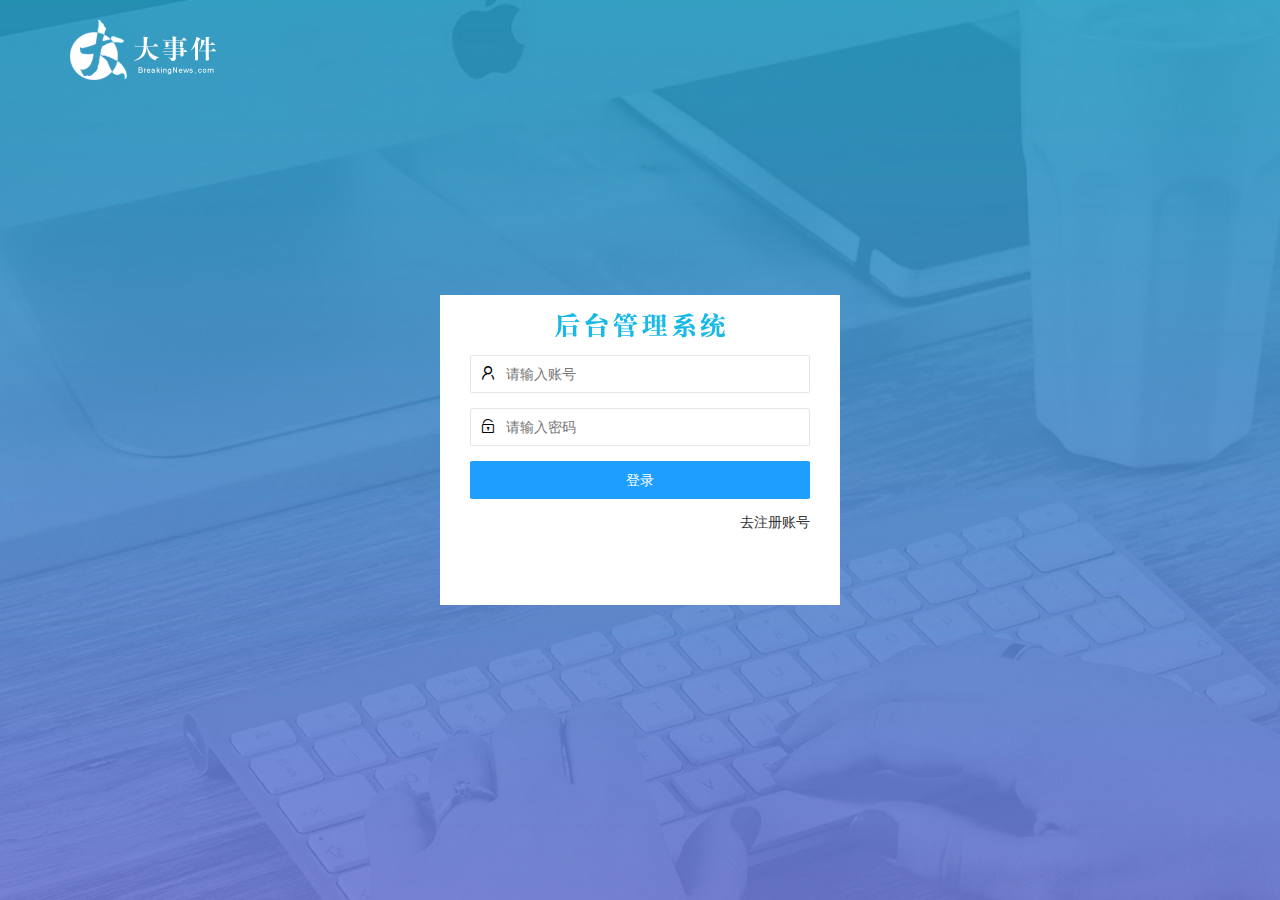
<file: login.html>
<!DOCTYPE html>
<html lang="en">

<head>
    <meta charset="UTF-8">
    <meta name="viewport" content="width=device-width, initial-scale=1.0">
    <title>大事件-登录</title>
    <link rel="stylesheet" href="/assets/lib/layui/css/layui.css">
    <link rel="stylesheet" href="/assets/css/login.css">
</head>

<body>

    <div class="layui-main logo">
        <img src="/assets/images/logo.png" alt="">
    </div>

    <div class="loginAndRegBox">
        <div class="titleBox"></div>
        <div class="loginBox">
            <!-- 登录表单 -->
            <form class="layui-form" id="login_form">
                <!-- 账号框 -->
                <div class="layui-form-item">
                    <i class="layui-icon layui-icon-username"></i>
                    <input type="text" name="username" required lay-verify="required" placeholder="请输入账号"
                        autocomplete="off" class="layui-input">
                </div>

                <!-- 密码框 -->
                <div class="layui-form-item">
                    <i class="layui-icon layui-icon-password"></i>

                    <input type="password" name="password" required lay-verify="required|pwd" placeholder="请输入密码"
                        autocomplete="off" class="layui-input">
                </div>

                <!-- 登录按钮 -->
                <div class="layui-form-item">
                    <button class="layui-btn layui-btn-fluid  layui-btn-normal" lay-submit
                        lay-filter="formDemo">登录</button>
                </div>
                <!-- 切换 -->
                <div class="layui-form-item links">
                    <a href="javascript:;" id="link_reg">去注册账号</a>
                </div>
            </form>

        </div>

        <!-- 注册表单 -->
        <div class="regBox">

            <form class="layui-form" id="reg_form">
                <!-- 账号框 -->
                <div class="layui-form-item">
                    <i class="layui-icon layui-icon-username"></i>

                    <input type="text" name="username" required lay-verify="required" placeholder="请输入账号"
                        autocomplete="off" class="layui-input">
                </div>

                <!-- 密码框 -->
                <div class="layui-form-item">
                    <i class="layui-icon layui-icon-password"></i>

                    <input type="password" name="password" required lay-verify="required|pwd" placeholder="请输入密码"
                        autocomplete="off" class="layui-input">
                </div>

                <div class="layui-form-item">
                    <i class="layui-icon layui-icon-password"></i>

                    <input type="password" name="repassword" required lay-verify="required|repwd" placeholder="再次输入密码"
                        autocomplete="off" class="layui-input">
                </div>

                <!-- 注册按钮 -->
                <div class="layui-form-item">
                    <button class="layui-btn layui-btn-fluid  layui-btn-normal" lay-submit
                        lay-filter="formDemo">注册</button>
                </div>
                <!-- 切换 -->
                <div class="layui-form-item links">
                    <a href="javascript:;" id="link_login">去登录</a>

                </div>
            </form>
        </div>
    </div>

    <!-- layui的js -->
    <script src="/assets/lib/layui/layui.all.js"></script>

    <script src="/assets/lib/jquery.js"></script>

    <script src="/assets/js/baseAPI.js"></script>

    <script src="/assets/js/login.js"></script>

</body>

</html>
</file>
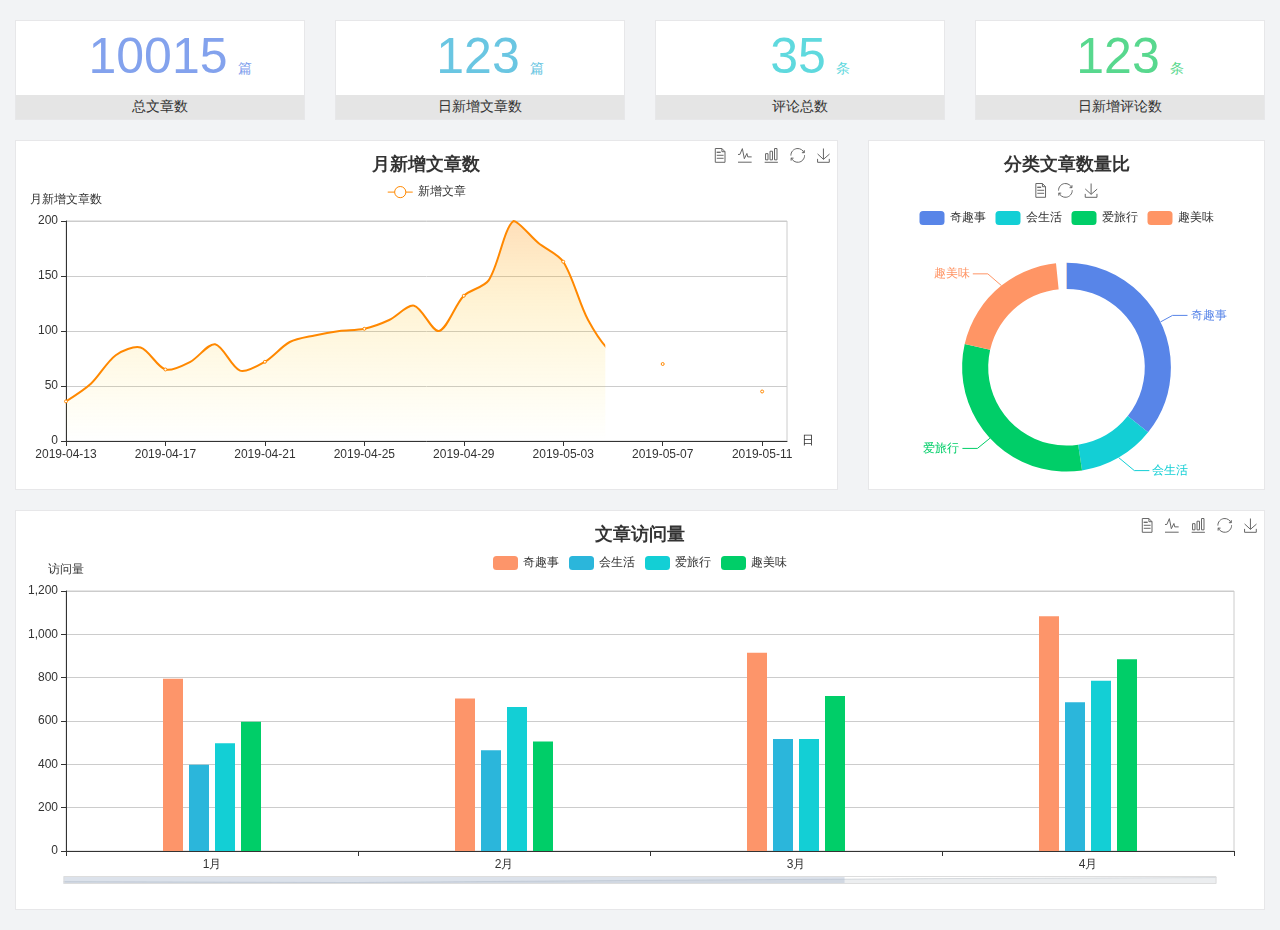
<file: home/dashboard.html>
<!DOCTYPE html>
<html lang="en">

<head>
  <meta charset="UTF-8">
  <meta name="viewport" content="width=device-width, initial-scale=1.0">
  <meta http-equiv="X-UA-Compatible" content="ie=edge">
  <title>图表统计</title>
  <link rel="stylesheet" href="../../assets/lib/bootstrap.css" />
  <link rel="stylesheet" href="../../assets/lib/main.css" />
  <script src="../../assets/lib/jquery.js"></script>
  <script type="text/javascript" src="../../assets/lib/echarts.min.js"></script>
</head>

<body>
  <div class="container-fluid">
    <div class="row spannel_list">
      <div class="col-sm-3 col-xs-6">
        <div class="spannel">
          <em>10015</em><span>篇</span>
          <b>总文章数</b>
        </div>
      </div>
      <div class="col-sm-3 col-xs-6">
        <div class="spannel scolor01">
          <em>123</em><span>篇</span>
          <b>日新增文章数</b>
        </div>
      </div>
      <div class="col-sm-3 col-xs-6">
        <div class="spannel scolor02">
          <em>35</em><span>条</span>
          <b>评论总数</b>
        </div>
      </div>
      <div class="col-sm-3 col-xs-6">
        <div class="spannel scolor03">
          <em>123</em><span>条</span>
          <b>日新增评论数</b>
        </div>
      </div>
    </div>
  </div>

  <div class="container-fluid">
    <div class="row curve-pie">
      <div class="col-lg-8 col-md-8">
        <div class="gragh_pannel" id="curve_show"></div>
      </div>
      <div class="col-lg-4 col-md-4">
        <div class="gragh_pannel" id="pie_show"></div>
      </div>
    </div>
  </div>

  <div class="container-fluid">
    <div class="column_pannel" id="column_show"></div>
  </div>

  <script>
    var oChart = echarts.init(document.getElementById('curve_show'));
    var aList_all = [
      { 'count': 36, 'date': '2019-04-13' },
      { 'count': 52, 'date': '2019-04-14' },
      { 'count': 78, 'date': '2019-04-15' },
      { 'count': 85, 'date': '2019-04-16' },
      { 'count': 65, 'date': '2019-04-17' },
      { 'count': 72, 'date': '2019-04-18' },
      { 'count': 88, 'date': '2019-04-19' },
      { 'count': 64, 'date': '2019-04-20' },
      { 'count': 72, 'date': '2019-04-21' },
      { 'count': 90, 'date': '2019-04-22' },
      { 'count': 96, 'date': '2019-04-23' },
      { 'count': 100, 'date': '2019-04-24' },
      { 'count': 102, 'date': '2019-04-25' },
      { 'count': 110, 'date': '2019-04-26' },
      { 'count': 123, 'date': '2019-04-27' },
      { 'count': 100, 'date': '2019-04-28' },
      { 'count': 132, 'date': '2019-04-29' },
      { 'count': 146, 'date': '2019-04-30' },
      { 'count': 200, 'date': '2019-05-01' },
      { 'count': 180, 'date': '2019-05-02' },
      { 'count': 163, 'date': '2019-05-03' },
      { 'count': 110, 'date': '2019-05-04' },
      { 'count': 80, 'date': '2019-05-05' },
      { 'count': 82, 'date': '2019-05-06' },
      { 'count': 70, 'date': '2019-05-07' },
      { 'count': 65, 'date': '2019-05-08' },
      { 'count': 54, 'date': '2019-05-09' },
      { 'count': 40, 'date': '2019-05-10' },
      { 'count': 45, 'date': '2019-05-11' },
      { 'count': 38, 'date': '2019-05-12' },
    ];

    let aCount = [];
    let aDate = [];

    for (var i = 0; i < aList_all.length; i++) {
      aCount.push(aList_all[i].count);
      aDate.push(aList_all[i].date);
    }

    var chartopt = {
      title: {
        text: '月新增文章数',
        left: 'center',
        top: '10'
      },
      tooltip: {
        trigger: 'axis'
      },
      legend: {
        data: ['新增文章'],
        top: '40'
      },
      toolbox: {
        show: true,
        feature: {
          mark: { show: true },
          dataView: { show: true, readOnly: false },
          magicType: { show: true, type: ['line', 'bar'] },
          restore: { show: true },
          saveAsImage: { show: true }
        }
      },
      calculable: true,
      xAxis: [
        {
          name: '日',
          type: 'category',
          boundaryGap: false,
          data: aDate
        }
      ],
      yAxis: [
        {
          name: '月新增文章数',
          type: 'value'
        }
      ],
      series: [
        {
          name: '新增文章',
          type: 'line',
          smooth: true,
          itemStyle: { normal: { areaStyle: { type: 'default' }, color: '#f80' }, lineStyle: { color: '#f80' } },
          data: aCount
        }],
      areaStyle: {
        normal: {
          color: new echarts.graphic.LinearGradient(0, 0, 0, 1, [{
            offset: 0,
            color: 'rgba(255,136,0,0.39)'
          }, {
            offset: .34,
            color: 'rgba(255,180,0,0.25)'
          }, {
            offset: 1,
            color: 'rgba(255,222,0,0.00)'
          }])

        }
      },
      grid: {
        show: true,
        x: 50,
        x2: 50,
        y: 80,
        height: 220
      }
    };

    oChart.setOption(chartopt);


    var oPie = echarts.init(document.getElementById('pie_show'));
    var oPieopt =
    {
      title: {
        top: 10,
        text: '分类文章数量比',
        x: 'center'
      },
      tooltip: {
        trigger: 'item',
        formatter: "{a} <br/>{b} : {c} ({d}%)"
      },
      color: ['#5885e8', '#13cfd5', '#00ce68', '#ff9565'],
      legend: {
        x: 'center',
        top: 65,
        data: ['奇趣事', '会生活', '爱旅行', '趣美味']
      },
      toolbox: {
        show: true,
        x: 'center',
        top: 35,
        feature: {
          mark: { show: true },
          dataView: { show: true, readOnly: false },
          magicType: {
            show: true,
            type: ['pie', 'funnel'],
            option: {
              funnel: {
                x: '25%',
                width: '50%',
                funnelAlign: 'left',
                max: 1548
              }
            }
          },
          restore: { show: true },
          saveAsImage: { show: true }
        }
      },
      calculable: true,
      series: [
        {
          name: '访问来源',
          type: 'pie',
          radius: ['45%', '60%'],
          center: ['50%', '65%'],
          data: [
            { value: 300, name: '奇趣事' },
            { value: 100, name: '会生活' },
            { value: 260, name: '爱旅行' },
            { value: 180, name: '趣美味' }
          ]
        }
      ]
    };
    oPie.setOption(oPieopt);



    var oColumn = this.echarts.init(document.getElementById('column_show'));
    var oColumnopt =
    {
      title: {
        text: '文章访问量',
        left: 'center',
        top: '10'
      },
      tooltip: {
        trigger: 'axis'
      },
      legend: {
        data: ['奇趣事', '会生活', '爱旅行', '趣美味'],
        top: '40'
      },
      toolbox: {
        show: true,
        feature: {
          mark: { show: true },
          dataView: { show: true, readOnly: false },
          magicType: { show: true, type: ['line', 'bar'] },
          restore: { show: true },
          saveAsImage: { show: true }
        }
      },
      calculable: true,
      xAxis: [
        {
          type: 'category',
          data: ['1月', '2月', '3月', '4月', '5月']
        }
      ],
      yAxis: [
        {
          name: '访问量',
          type: 'value'
        }
      ],
      series: [
        {
          name: '奇趣事',
          type: 'bar',
          barWidth: 20,
          itemStyle: {
            normal: { areaStyle: { type: 'default' }, color: '#fd956a' }
          },
          data: [800, 708, 920, 1090, 1200]
        },
        {
          name: '会生活',
          type: 'bar',
          barWidth: 20,
          itemStyle: {
            normal: { areaStyle: { type: 'default' }, color: '#2bb6db' }
          },
          data: [400, 468, 520, 690, 800]
        },
        {
          name: '爱旅行',
          type: 'bar',
          barWidth: 20,
          itemStyle: {
            normal: { areaStyle: { type: 'default' }, color: '#13cfd5' }
          },
          data: [500, 668, 520, 790, 900]
        },
        {
          name: '趣美味',
          type: 'bar',
          barWidth: 20,
          itemStyle: {
            normal: { areaStyle: { type: 'default' }, color: '#00ce68' }
          },
          data: [600, 508, 720, 890, 1000]
        }
      ],
      grid: {
        show: true,
        x: 50,
        x2: 30,
        y: 80,
        height: 260
      },
      dataZoom: [//给x轴设置滚动条
        {
          start: 0,//默认为0
          end: 100 - 1000 / 31,//默认为100
          type: 'slider',
          show: true,
          xAxisIndex: [0],
          handleSize: 0,//滑动条的 左右2个滑动条的大小
          height: 8,//组件高度
          left: 45, //左边的距离
          right: 50,//右边的距离
          bottom: 26,//右边的距离
          handleColor: '#ddd',//h滑动图标的颜色
          handleStyle: {
            borderColor: "#cacaca",
            borderWidth: "1",
            shadowBlur: 2,
            background: "#ddd",
            shadowColor: "#ddd",
          }
        }]
    };
    oColumn.setOption(oColumnopt);
  </script>
</body>

</html>
</file>
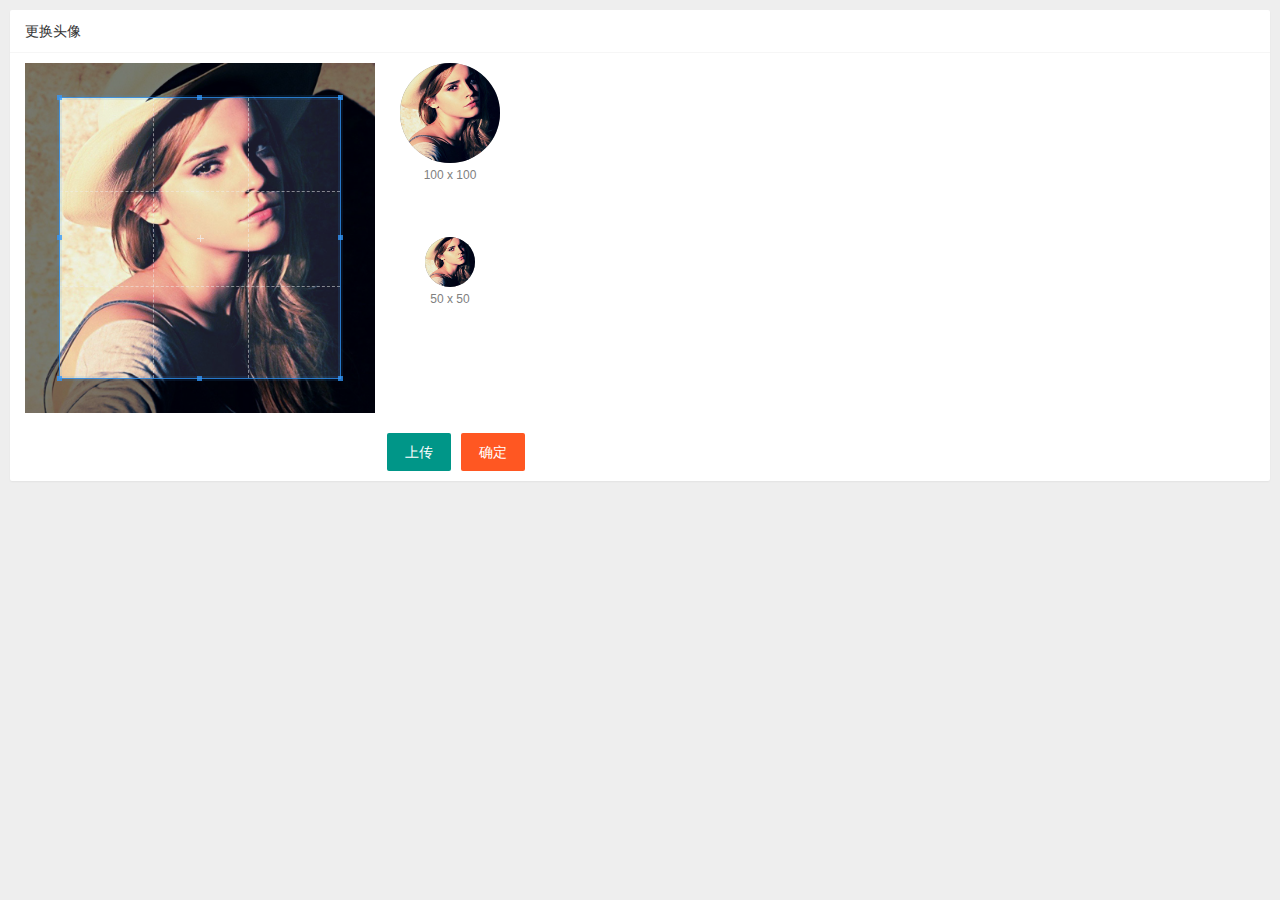
<file: user/user_avatar.html>
<!DOCTYPE html>
<html lang="en">

<head>
    <meta charset="UTF-8">
    <meta name="viewport" content="width=device-width, initial-scale=1.0">
    <title>Document</title>
    <link rel="stylesheet" href="/assets/lib/cropper/cropper.css" />
    <link rel="stylesheet" href="/assets/lib/layui/css/layui.css" />
    <link rel="stylesheet" href="/assets/css/user/user.avatar.css" />
</head>

<body>

    <div class="layui-card">
        <div class="layui-card-header">更换头像</div>
        <div class="layui-card-body">
            <!-- 第一行的图片裁剪和预览区域 -->
            <div class="row1">
                <!-- 图片裁剪区域 -->
                <div class="cropper-box">
                    <!-- 这个 img 标签很重要，将来会把它初始化为裁剪区域 -->
                    <img id="image" src="/assets/images/sample.jpg" />
                </div>
                <!-- 图片的预览区域 -->
                <div class="preview-box">
                    <div>
                        <!-- 宽高为 100px 的预览区域 -->
                        <div class="img-preview w100"></div>
                        <p class="size">100 x 100</p>
                    </div>
                    <div>
                        <!-- 宽高为 50px 的预览区域 -->
                        <div class="img-preview w50"></div>
                        <p class="size">50 x 50</p>
                    </div>
                </div>
            </div>

            <!-- 第二行的按钮区域 -->
            <div class="row2">
                <input type="file" id="file" accept="image/png,image/jpeg">
                <button type="button" class="layui-btn" id="btnChooseFile">上传</button>
                <button type="button" class="layui-btn layui-btn-danger" id="submitImg">确定</button>
            </div>
        </div>
    </div>

    <script src="/assets/lib/layui/layui.all.js"></script>
    <script src="/assets/lib/jquery.js"></script>
    <script src="/assets/lib/cropper/Cropper.js"></script>
    <script src="/assets/lib/cropper/jquery-cropper.js"></script>
    <script src="/assets/js/baseAPI.js"></script>
    <script src="/assets/js/user/user_avatar.js"></script>
</body>

</html>
</file>
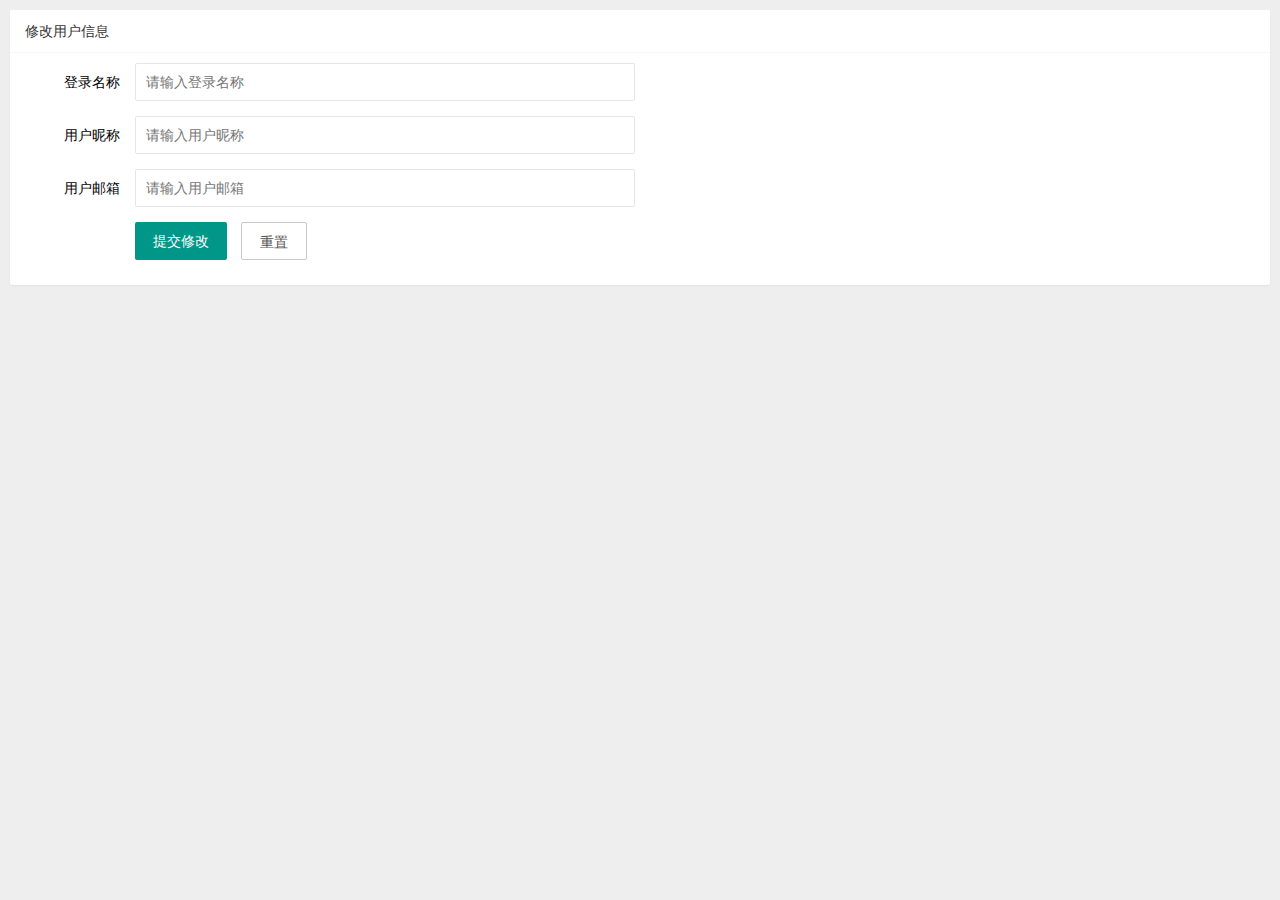
<file: user/user_info.html>
<!DOCTYPE html>
<html lang="en">

<head>
    <meta charset="UTF-8">
    <meta name="viewport" content="width=device-width, initial-scale=1.0">
    <title>Document</title>
    <link rel="stylesheet" href="/assets/lib/layui/css/layui.css">
    <link rel="stylesheet" href="/assets/css/user/user_info.css">
</head>

<body>
    <div class="layui-card">
        <div class="layui-card-header">修改用户信息</div>
        <div class="layui-card-body">
            <form class="layui-form" lay-filter="userfilter">
                <input type="hidden" name="id">
                <div class="layui-form-item">
                    <label class="layui-form-label">登录名称</label>
                    <div class="layui-input-block">
                        <input type="text" name="username" required lay-verify="required" placeholder="请输入登录名称"
                            autocomplete="off" class="layui-input" readonly />
                    </div>
                </div>
                <div class="layui-form-item">
                    <label class="layui-form-label">用户昵称</label>
                    <div class="layui-input-block">
                        <input type="text" name="nickname" required lay-verify="required|nickname" placeholder="请输入用户昵称"
                            autocomplete="off" class="layui-input">
                    </div>
                </div>
                <div class="layui-form-item">
                    <label class="layui-form-label">用户邮箱</label>
                    <div class="layui-input-block">
                        <input type="text" name="email" required lay-verify="required|email" placeholder="请输入用户邮箱"
                            autocomplete="off" class="layui-input">
                    </div>
                </div>

                <div class="layui-form-item">
                    <div class="layui-input-block">
                        <button class="layui-btn" lay-submit lay-filter="formDemo">提交修改</button>
                        <button type="reset" id="resetinfo" class="layui-btn layui-btn-primary">重置</button>
                    </div>
                </div>
            </form>
        </div>
    </div>


    <!-- 导入 layui 的JS文件 -->
    <script src='/assets/lib/layui/layui.all.js'></script>
    <!-- 导入 jQuery -->
    <script src='/assets/lib/jquery.js'></script>
    <!-- 导入自己封装的 baseAPI -->
    <script src='/assets/js/baseAPI.js'></script>
    <!-- 导入自己的 js 文件 -->
    <script src='/assets/js/user/user_info.js'></script>
</body>

</html>
</file>
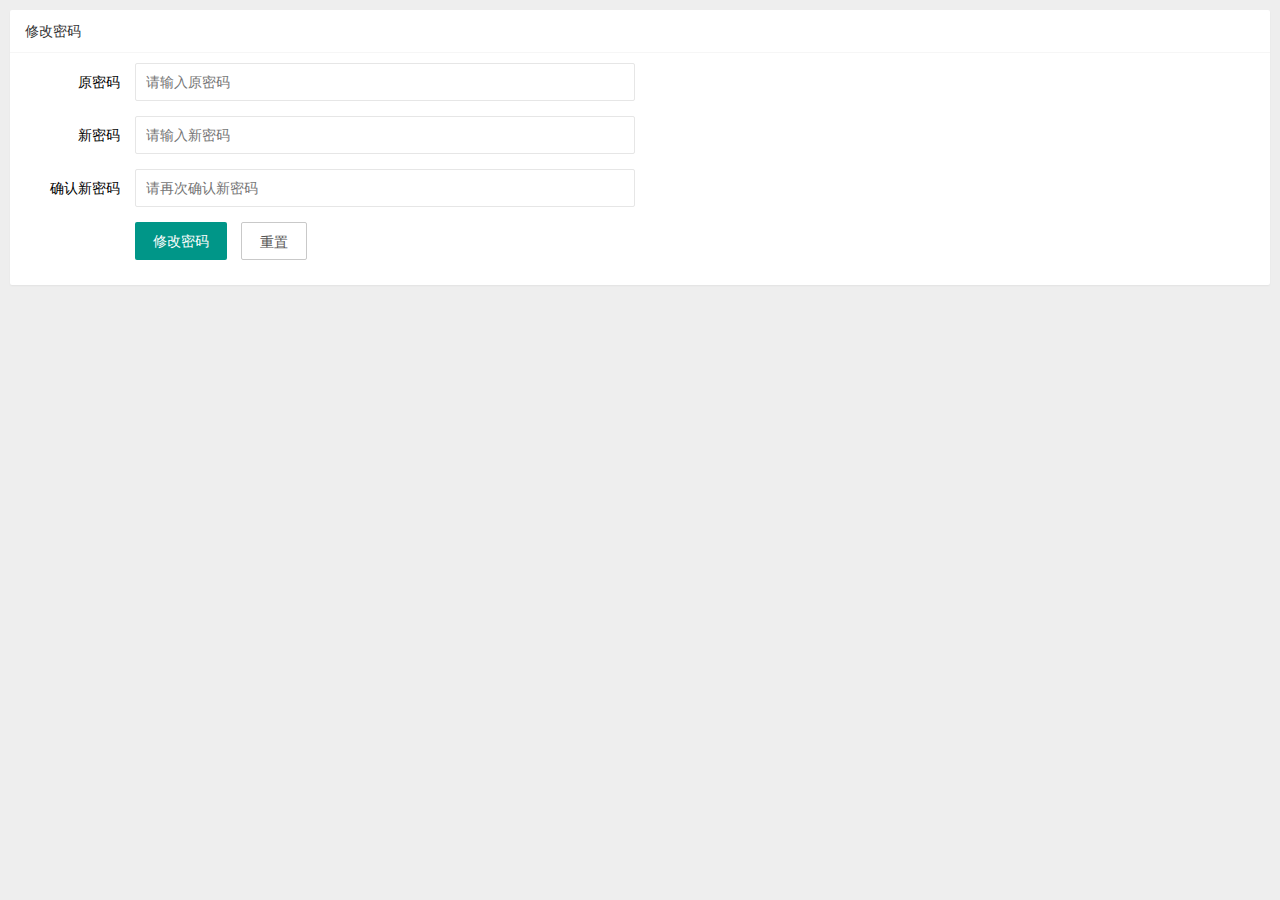
<file: user/user_pwd.html>
<!DOCTYPE html>
<html lang="en">

<head>
    <meta charset="UTF-8">
    <meta name="viewport" content="width=device-width, initial-scale=1.0">
    <title>Document</title>
    <link rel="stylesheet" href="/assets/lib/layui/css/layui.css">
    <link rel="stylesheet" href="/assets/css/user/user_pwd.css">
</head>

<body>
    <div class="layui-card">
        <div class="layui-card-header">修改密码</div>
        <div class="layui-card-body">
            <form class="layui-form">
                <div class="layui-form-item">
                    <label class="layui-form-label">原密码</label>
                    <div class="layui-input-block">
                        <input type="password" name="oldPwd" required lay-verify="required|pwd" placeholder="请输入原密码"
                            autocomplete="off" class="layui-input">
                    </div>
                </div>
                <div class="layui-form-item">
                    <label class="layui-form-label">新密码</label>
                    <div class="layui-input-block">
                        <input type="password" name="newPwd" required lay-verify="required|pwd|samepwd"
                            placeholder="请输入新密码" autocomplete="off" class="layui-input">
                    </div>
                </div>
                <div class="layui-form-item">
                    <label class="layui-form-label">确认新密码</label>
                    <div class="layui-input-block">
                        <input type="password" name="rePwd" required lay-verify="required|pwd|repwd"
                            placeholder="请再次确认新密码" autocomplete="off" class="layui-input">
                    </div>
                </div>
                <div class="layui-form-item">
                    <div class="layui-input-block">
                        <button class="layui-btn" lay-submit lay-filter="formDemo">修改密码</button>
                        <button type="reset" class="layui-btn layui-btn-primary">重置</button>
                    </div>
                </div>
            </form>
        </div>
    </div>

    <!-- 导入 layui 的JS文件 -->
    <script src='/assets/lib/layui/layui.all.js'></script>
    <!-- 导入 jQuery -->
    <script src='/assets/lib/jquery.js'></script>
    <!-- 导入自己封装的 baseAPI -->
    <script src='/assets/js/baseAPI.js'></script>
    <!-- 导入自己的 js 文件 -->
    <script src='/assets/js/user/user_pwd.js'></script>

</body>

</html>
</file>
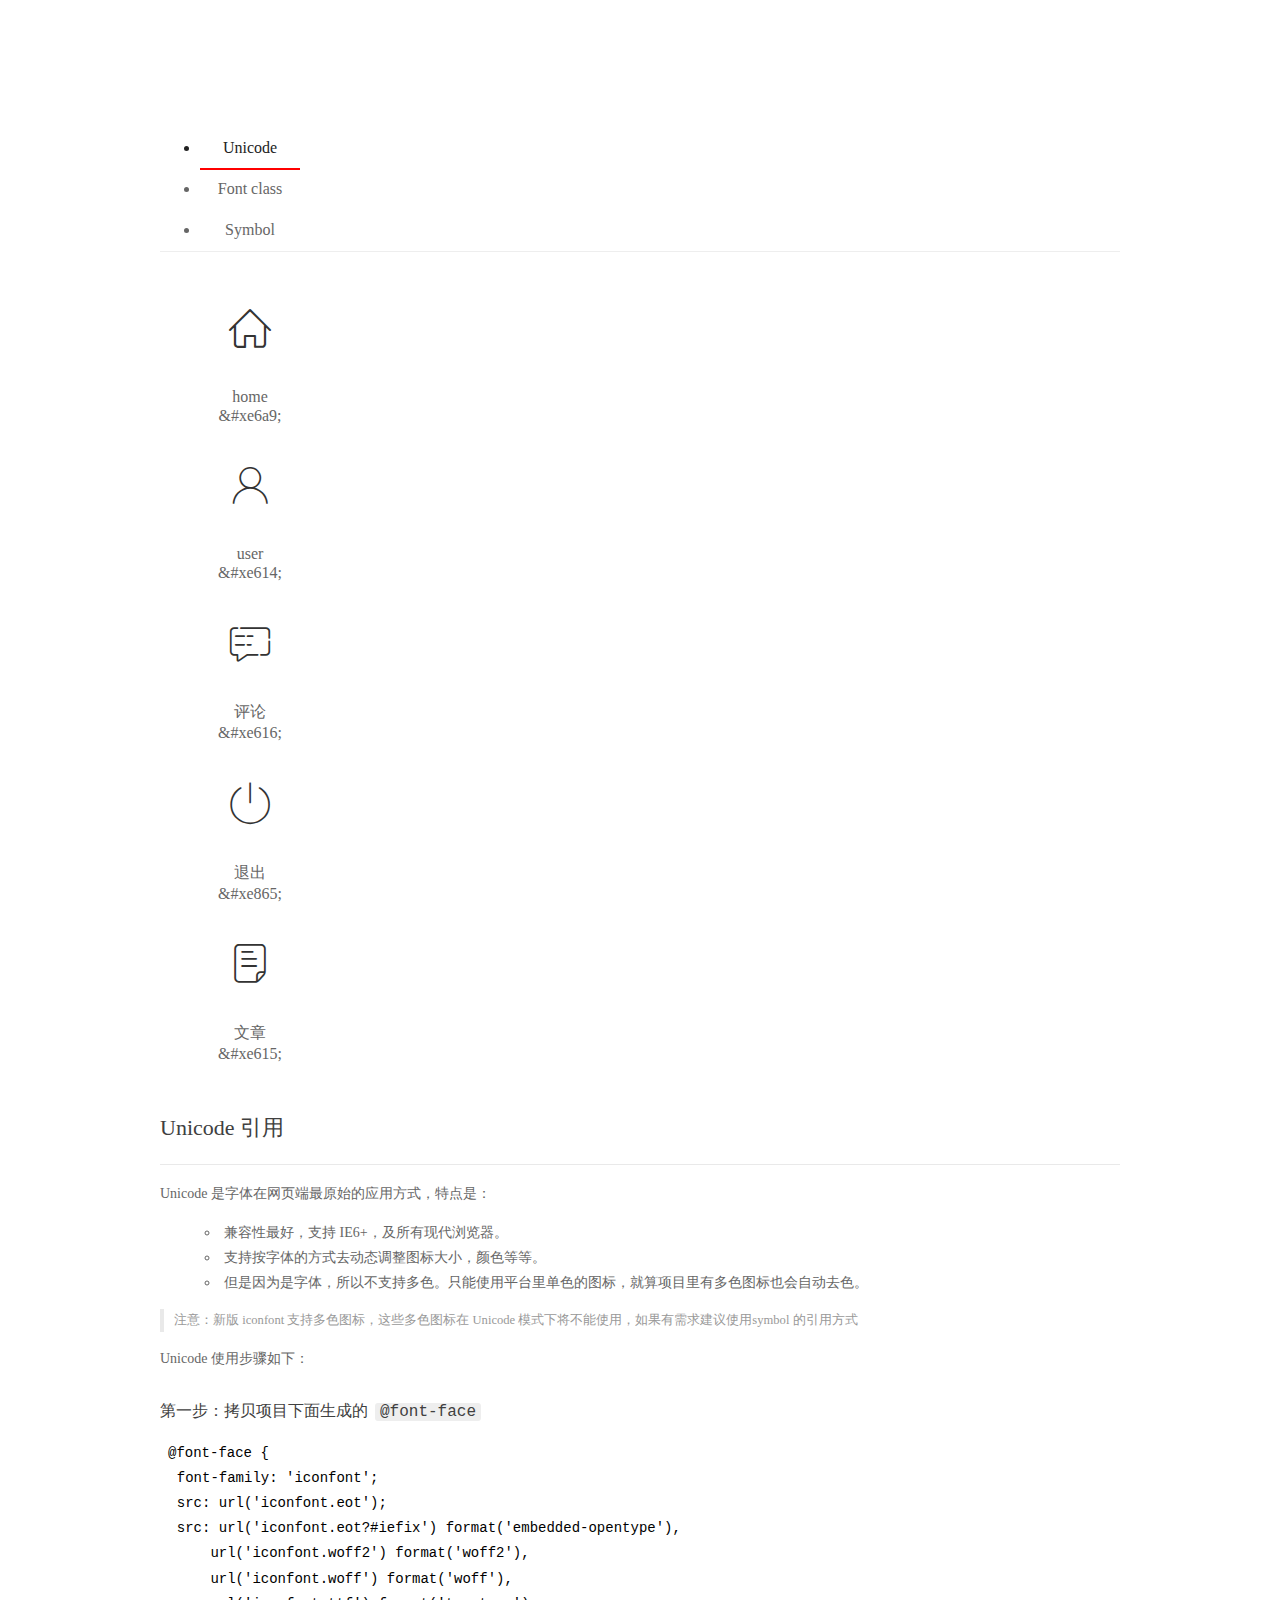
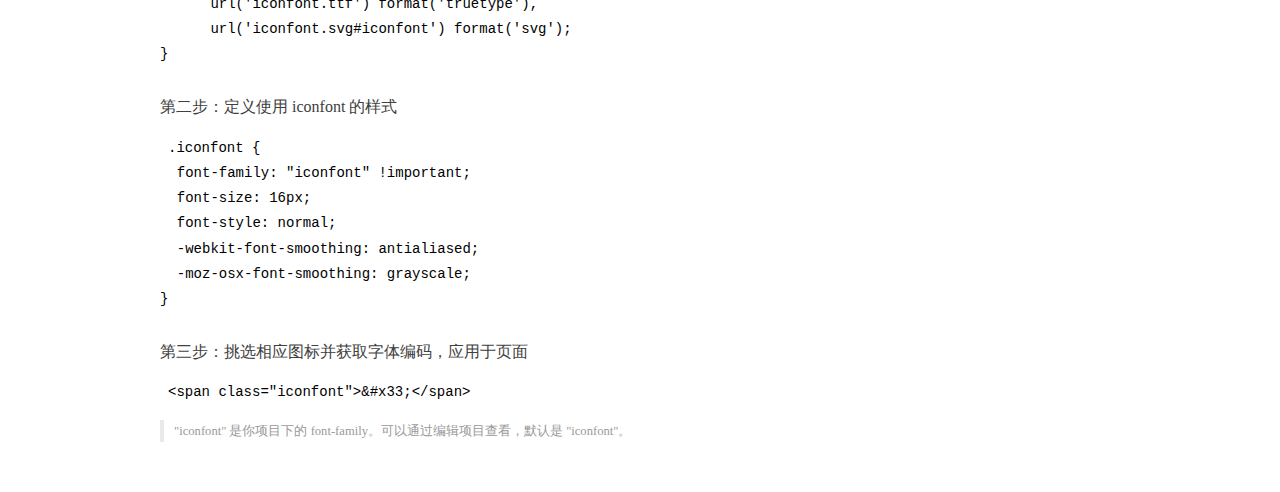
<file: assets/fonts/demo_index.html>
<!DOCTYPE html>
<html>
<head>
  <meta charset="utf-8"/>
  <title>IconFont Demo</title>
  <link rel="shortcut icon" href="https://gtms04.alicdn.com/tps/i4/TB1_oz6GVXXXXaFXpXXJDFnIXXX-64-64.ico" type="image/x-icon"/>
  <link rel="stylesheet" href="https://g.alicdn.com/thx/cube/1.3.2/cube.min.css">
  <link rel="stylesheet" href="demo.css">
  <link rel="stylesheet" href="iconfont.css">
  <script src="iconfont.js"></script>
  <!-- jQuery -->
  <script src="https://a1.alicdn.com/oss/uploads/2018/12/26/7bfddb60-08e8-11e9-9b04-53e73bb6408b.js"></script>
  <!-- 代码高亮 -->
  <script src="https://a1.alicdn.com/oss/uploads/2018/12/26/a3f714d0-08e6-11e9-8a15-ebf944d7534c.js"></script>
</head>
<body>
  <div class="main">
    <h1 class="logo"><a href="https://www.iconfont.cn/" title="iconfont 首页" target="_blank">&#xe86b;</a></h1>
    <div class="nav-tabs">
      <ul id="tabs" class="dib-box">
        <li class="dib active"><span>Unicode</span></li>
        <li class="dib"><span>Font class</span></li>
        <li class="dib"><span>Symbol</span></li>
      </ul>
      
    </div>
    <div class="tab-container">
      <div class="content unicode" style="display: block;">
          <ul class="icon_lists dib-box">
          
            <li class="dib">
              <span class="icon iconfont">&#xe6a9;</span>
                <div class="name">home</div>
                <div class="code-name">&amp;#xe6a9;</div>
              </li>
          
            <li class="dib">
              <span class="icon iconfont">&#xe614;</span>
                <div class="name">user</div>
                <div class="code-name">&amp;#xe614;</div>
              </li>
          
            <li class="dib">
              <span class="icon iconfont">&#xe616;</span>
                <div class="name">评论</div>
                <div class="code-name">&amp;#xe616;</div>
              </li>
          
            <li class="dib">
              <span class="icon iconfont">&#xe865;</span>
                <div class="name">退出</div>
                <div class="code-name">&amp;#xe865;</div>
              </li>
          
            <li class="dib">
              <span class="icon iconfont">&#xe615;</span>
                <div class="name">文章</div>
                <div class="code-name">&amp;#xe615;</div>
              </li>
          
          </ul>
          <div class="article markdown">
          <h2 id="unicode-">Unicode 引用</h2>
          <hr>

          <p>Unicode 是字体在网页端最原始的应用方式，特点是：</p>
          <ul>
            <li>兼容性最好，支持 IE6+，及所有现代浏览器。</li>
            <li>支持按字体的方式去动态调整图标大小，颜色等等。</li>
            <li>但是因为是字体，所以不支持多色。只能使用平台里单色的图标，就算项目里有多色图标也会自动去色。</li>
          </ul>
          <blockquote>
            <p>注意：新版 iconfont 支持多色图标，这些多色图标在 Unicode 模式下将不能使用，如果有需求建议使用symbol 的引用方式</p>
          </blockquote>
          <p>Unicode 使用步骤如下：</p>
          <h3 id="-font-face">第一步：拷贝项目下面生成的 <code>@font-face</code></h3>
<pre><code class="language-css"
>@font-face {
  font-family: 'iconfont';
  src: url('iconfont.eot');
  src: url('iconfont.eot?#iefix') format('embedded-opentype'),
      url('iconfont.woff2') format('woff2'),
      url('iconfont.woff') format('woff'),
      url('iconfont.ttf') format('truetype'),
      url('iconfont.svg#iconfont') format('svg');
}
</code></pre>
          <h3 id="-iconfont-">第二步：定义使用 iconfont 的样式</h3>
<pre><code class="language-css"
>.iconfont {
  font-family: "iconfont" !important;
  font-size: 16px;
  font-style: normal;
  -webkit-font-smoothing: antialiased;
  -moz-osx-font-smoothing: grayscale;
}
</code></pre>
          <h3 id="-">第三步：挑选相应图标并获取字体编码，应用于页面</h3>
<pre>
<code class="language-html"
>&lt;span class="iconfont"&gt;&amp;#x33;&lt;/span&gt;
</code></pre>
          <blockquote>
            <p>"iconfont" 是你项目下的 font-family。可以通过编辑项目查看，默认是 "iconfont"。</p>
          </blockquote>
          </div>
      </div>
      <div class="content font-class">
        <ul class="icon_lists dib-box">
          
          <li class="dib">
            <span class="icon iconfont icon-home"></span>
            <div class="name">
              home
            </div>
            <div class="code-name">.icon-home
            </div>
          </li>
          
          <li class="dib">
            <span class="icon iconfont icon-user"></span>
            <div class="name">
              user
            </div>
            <div class="code-name">.icon-user
            </div>
          </li>
          
          <li class="dib">
            <span class="icon iconfont icon-pinglun"></span>
            <div class="name">
              评论
            </div>
            <div class="code-name">.icon-pinglun
            </div>
          </li>
          
          <li class="dib">
            <span class="icon iconfont icon-tuichu"></span>
            <div class="name">
              退出
            </div>
            <div class="code-name">.icon-tuichu
            </div>
          </li>
          
          <li class="dib">
            <span class="icon iconfont icon-16"></span>
            <div class="name">
              文章
            </div>
            <div class="code-name">.icon-16
            </div>
          </li>
          
        </ul>
        <div class="article markdown">
        <h2 id="font-class-">font-class 引用</h2>
        <hr>

        <p>font-class 是 Unicode 使用方式的一种变种，主要是解决 Unicode 书写不直观，语意不明确的问题。</p>
        <p>与 Unicode 使用方式相比，具有如下特点：</p>
        <ul>
          <li>兼容性良好，支持 IE8+，及所有现代浏览器。</li>
          <li>相比于 Unicode 语意明确，书写更直观。可以很容易分辨这个 icon 是什么。</li>
          <li>因为使用 class 来定义图标，所以当要替换图标时，只需要修改 class 里面的 Unicode 引用。</li>
          <li>不过因为本质上还是使用的字体，所以多色图标还是不支持的。</li>
        </ul>
        <p>使用步骤如下：</p>
        <h3 id="-fontclass-">第一步：引入项目下面生成的 fontclass 代码：</h3>
<pre><code class="language-html">&lt;link rel="stylesheet" href="./iconfont.css"&gt;
</code></pre>
        <h3 id="-">第二步：挑选相应图标并获取类名，应用于页面：</h3>
<pre><code class="language-html">&lt;span class="iconfont icon-xxx"&gt;&lt;/span&gt;
</code></pre>
        <blockquote>
          <p>"
            iconfont" 是你项目下的 font-family。可以通过编辑项目查看，默认是 "iconfont"。</p>
        </blockquote>
      </div>
      </div>
      <div class="content symbol">
          <ul class="icon_lists dib-box">
          
            <li class="dib">
                <svg class="icon svg-icon" aria-hidden="true">
                  <use xlink:href="#icon-home"></use>
                </svg>
                <div class="name">home</div>
                <div class="code-name">#icon-home</div>
            </li>
          
            <li class="dib">
                <svg class="icon svg-icon" aria-hidden="true">
                  <use xlink:href="#icon-user"></use>
                </svg>
                <div class="name">user</div>
                <div class="code-name">#icon-user</div>
            </li>
          
            <li class="dib">
                <svg class="icon svg-icon" aria-hidden="true">
                  <use xlink:href="#icon-pinglun"></use>
                </svg>
                <div class="name">评论</div>
                <div class="code-name">#icon-pinglun</div>
            </li>
          
            <li class="dib">
                <svg class="icon svg-icon" aria-hidden="true">
                  <use xlink:href="#icon-tuichu"></use>
                </svg>
                <div class="name">退出</div>
                <div class="code-name">#icon-tuichu</div>
            </li>
          
            <li class="dib">
                <svg class="icon svg-icon" aria-hidden="true">
                  <use xlink:href="#icon-16"></use>
                </svg>
                <div class="name">文章</div>
                <div class="code-name">#icon-16</div>
            </li>
          
          </ul>
          <div class="article markdown">
          <h2 id="symbol-">Symbol 引用</h2>
          <hr>

          <p>这是一种全新的使用方式，应该说这才是未来的主流，也是平台目前推荐的用法。相关介绍可以参考这篇<a href="">文章</a>
            这种用法其实是做了一个 SVG 的集合，与另外两种相比具有如下特点：</p>
          <ul>
            <li>支持多色图标了，不再受单色限制。</li>
            <li>通过一些技巧，支持像字体那样，通过 <code>font-size</code>, <code>color</code> 来调整样式。</li>
            <li>兼容性较差，支持 IE9+，及现代浏览器。</li>
            <li>浏览器渲染 SVG 的性能一般，还不如 png。</li>
          </ul>
          <p>使用步骤如下：</p>
          <h3 id="-symbol-">第一步：引入项目下面生成的 symbol 代码：</h3>
<pre><code class="language-html">&lt;script src="./iconfont.js"&gt;&lt;/script&gt;
</code></pre>
          <h3 id="-css-">第二步：加入通用 CSS 代码（引入一次就行）：</h3>
<pre><code class="language-html">&lt;style&gt;
.icon {
  width: 1em;
  height: 1em;
  vertical-align: -0.15em;
  fill: currentColor;
  overflow: hidden;
}
&lt;/style&gt;
</code></pre>
          <h3 id="-">第三步：挑选相应图标并获取类名，应用于页面：</h3>
<pre><code class="language-html">&lt;svg class="icon" aria-hidden="true"&gt;
  &lt;use xlink:href="#icon-xxx"&gt;&lt;/use&gt;
&lt;/svg&gt;
</code></pre>
          </div>
      </div>

    </div>
  </div>
  <script>
  $(document).ready(function () {
      $('.tab-container .content:first').show()

      $('#tabs li').click(function (e) {
        var tabContent = $('.tab-container .content')
        var index = $(this).index()

        if ($(this).hasClass('active')) {
          return
        } else {
          $('#tabs li').removeClass('active')
          $(this).addClass('active')

          tabContent.hide().eq(index).fadeIn()
        }
      })
    })
  </script>
</body>
</html>
</file>
<file: assets/lib/layui/css/layui.css>
/** layui-v2.5.5 MIT License By https://www.layui.com */
 .layui-inline,img{display:inline-block;vertical-align:middle}h1,h2,h3,h4,h5,h6{font-weight:400}.layui-edge,.layui-header,.layui-inline,.layui-main{position:relative}.layui-body,.layui-edge,.layui-elip{overflow:hidden}.layui-btn,.layui-edge,.layui-inline,img{vertical-align:middle}.layui-btn,.layui-disabled,.layui-icon,.layui-unselect{-moz-user-select:none;-webkit-user-select:none;-ms-user-select:none}.layui-elip,.layui-form-checkbox span,.layui-form-pane .layui-form-label{text-overflow:ellipsis;white-space:nowrap}.layui-breadcrumb,.layui-tree-btnGroup{visibility:hidden}blockquote,body,button,dd,div,dl,dt,form,h1,h2,h3,h4,h5,h6,input,li,ol,p,pre,td,textarea,th,ul{margin:0;padding:0;-webkit-tap-highlight-color:rgba(0,0,0,0)}a:active,a:hover{outline:0}img{border:none}li{list-style:none}table{border-collapse:collapse;border-spacing:0}h4,h5,h6{font-size:100%}button,input,optgroup,option,select,textarea{font-family:inherit;font-size:inherit;font-style:inherit;font-weight:inherit;outline:0}pre{white-space:pre-wrap;white-space:-moz-pre-wrap;white-space:-pre-wrap;white-space:-o-pre-wrap;word-wrap:break-word}body{line-height:24px;font:14px Helvetica Neue,Helvetica,PingFang SC,Tahoma,Arial,sans-serif}hr{height:1px;margin:10px 0;border:0;clear:both}a{color:#333;text-decoration:none}a:hover{color:#777}a cite{font-style:normal;*cursor:pointer}.layui-border-box,.layui-border-box *{box-sizing:border-box}.layui-box,.layui-box *{box-sizing:content-box}.layui-clear{clear:both;*zoom:1}.layui-clear:after{content:'\20';clear:both;*zoom:1;display:block;height:0}.layui-inline{*display:inline;*zoom:1}.layui-edge{display:inline-block;width:0;height:0;border-width:6px;border-style:dashed;border-color:transparent}.layui-edge-top{top:-4px;border-bottom-color:#999;border-bottom-style:solid}.layui-edge-right{border-left-color:#999;border-left-style:solid}.layui-edge-bottom{top:2px;border-top-color:#999;border-top-style:solid}.layui-edge-left{border-right-color:#999;border-right-style:solid}.layui-disabled,.layui-disabled:hover{color:#d2d2d2!important;cursor:not-allowed!important}.layui-circle{border-radius:100%}.layui-show{display:block!important}.layui-hide{display:none!important}@font-face{font-family:layui-icon;src:url(../font/iconfont.eot?v=250);src:url(../font/iconfont.eot?v=250#iefix) format('embedded-opentype'),url(../font/iconfont.woff2?v=250) format('woff2'),url(../font/iconfont.woff?v=250) format('woff'),url(../font/iconfont.ttf?v=250) format('truetype'),url(../font/iconfont.svg?v=250#layui-icon) format('svg')}.layui-icon{font-family:layui-icon!important;font-size:16px;font-style:normal;-webkit-font-smoothing:antialiased;-moz-osx-font-smoothing:grayscale}.layui-icon-reply-fill:before{content:"\e611"}.layui-icon-set-fill:before{content:"\e614"}.layui-icon-menu-fill:before{content:"\e60f"}.layui-icon-search:before{content:"\e615"}.layui-icon-share:before{content:"\e641"}.layui-icon-set-sm:before{content:"\e620"}.layui-icon-engine:before{content:"\e628"}.layui-icon-close:before{content:"\1006"}.layui-icon-close-fill:before{content:"\1007"}.layui-icon-chart-screen:before{content:"\e629"}.layui-icon-star:before{content:"\e600"}.layui-icon-circle-dot:before{content:"\e617"}.layui-icon-chat:before{content:"\e606"}.layui-icon-release:before{content:"\e609"}.layui-icon-list:before{content:"\e60a"}.layui-icon-chart:before{content:"\e62c"}.layui-icon-ok-circle:before{content:"\1005"}.layui-icon-layim-theme:before{content:"\e61b"}.layui-icon-table:before{content:"\e62d"}.layui-icon-right:before{content:"\e602"}.layui-icon-left:before{content:"\e603"}.layui-icon-cart-simple:before{content:"\e698"}.layui-icon-face-cry:before{content:"\e69c"}.layui-icon-face-smile:before{content:"\e6af"}.layui-icon-survey:before{content:"\e6b2"}.layui-icon-tree:before{content:"\e62e"}.layui-icon-upload-circle:before{content:"\e62f"}.layui-icon-add-circle:before{content:"\e61f"}.layui-icon-download-circle:before{content:"\e601"}.layui-icon-templeate-1:before{content:"\e630"}.layui-icon-util:before{content:"\e631"}.layui-icon-face-surprised:before{content:"\e664"}.layui-icon-edit:before{content:"\e642"}.layui-icon-speaker:before{content:"\e645"}.layui-icon-down:before{content:"\e61a"}.layui-icon-file:before{content:"\e621"}.layui-icon-layouts:before{content:"\e632"}.layui-icon-rate-half:before{content:"\e6c9"}.layui-icon-add-circle-fine:before{content:"\e608"}.layui-icon-prev-circle:before{content:"\e633"}.layui-icon-read:before{content:"\e705"}.layui-icon-404:before{content:"\e61c"}.layui-icon-carousel:before{content:"\e634"}.layui-icon-help:before{content:"\e607"}.layui-icon-code-circle:before{content:"\e635"}.layui-icon-water:before{content:"\e636"}.layui-icon-username:before{content:"\e66f"}.layui-icon-find-fill:before{content:"\e670"}.layui-icon-about:before{content:"\e60b"}.layui-icon-location:before{content:"\e715"}.layui-icon-up:before{content:"\e619"}.layui-icon-pause:before{content:"\e651"}.layui-icon-date:before{content:"\e637"}.layui-icon-layim-uploadfile:before{content:"\e61d"}.layui-icon-delete:before{content:"\e640"}.layui-icon-play:before{content:"\e652"}.layui-icon-top:before{content:"\e604"}.layui-icon-friends:before{content:"\e612"}.layui-icon-refresh-3:before{content:"\e9aa"}.layui-icon-ok:before{content:"\e605"}.layui-icon-layer:before{content:"\e638"}.layui-icon-face-smile-fine:before{content:"\e60c"}.layui-icon-dollar:before{content:"\e659"}.layui-icon-group:before{content:"\e613"}.layui-icon-layim-download:before{content:"\e61e"}.layui-icon-picture-fine:before{content:"\e60d"}.layui-icon-link:before{content:"\e64c"}.layui-icon-diamond:before{content:"\e735"}.layui-icon-log:before{content:"\e60e"}.layui-icon-rate-solid:before{content:"\e67a"}.layui-icon-fonts-del:before{content:"\e64f"}.layui-icon-unlink:before{content:"\e64d"}.layui-icon-fonts-clear:before{content:"\e639"}.layui-icon-triangle-r:before{content:"\e623"}.layui-icon-circle:before{content:"\e63f"}.layui-icon-radio:before{content:"\e643"}.layui-icon-align-center:before{content:"\e647"}.layui-icon-align-right:before{content:"\e648"}.layui-icon-align-left:before{content:"\e649"}.layui-icon-loading-1:before{content:"\e63e"}.layui-icon-return:before{content:"\e65c"}.layui-icon-fonts-strong:before{content:"\e62b"}.layui-icon-upload:before{content:"\e67c"}.layui-icon-dialogue:before{content:"\e63a"}.layui-icon-video:before{content:"\e6ed"}.layui-icon-headset:before{content:"\e6fc"}.layui-icon-cellphone-fine:before{content:"\e63b"}.layui-icon-add-1:before{content:"\e654"}.layui-icon-face-smile-b:before{content:"\e650"}.layui-icon-fonts-html:before{content:"\e64b"}.layui-icon-form:before{content:"\e63c"}.layui-icon-cart:before{content:"\e657"}.layui-icon-camera-fill:before{content:"\e65d"}.layui-icon-tabs:before{content:"\e62a"}.layui-icon-fonts-code:before{content:"\e64e"}.layui-icon-fire:before{content:"\e756"}.layui-icon-set:before{content:"\e716"}.layui-icon-fonts-u:before{content:"\e646"}.layui-icon-triangle-d:before{content:"\e625"}.layui-icon-tips:before{content:"\e702"}.layui-icon-picture:before{content:"\e64a"}.layui-icon-more-vertical:before{content:"\e671"}.layui-icon-flag:before{content:"\e66c"}.layui-icon-loading:before{content:"\e63d"}.layui-icon-fonts-i:before{content:"\e644"}.layui-icon-refresh-1:before{content:"\e666"}.layui-icon-rmb:before{content:"\e65e"}.layui-icon-home:before{content:"\e68e"}.layui-icon-user:before{content:"\e770"}.layui-icon-notice:before{content:"\e667"}.layui-icon-login-weibo:before{content:"\e675"}.layui-icon-voice:before{content:"\e688"}.layui-icon-upload-drag:before{content:"\e681"}.layui-icon-login-qq:before{content:"\e676"}.layui-icon-snowflake:before{content:"\e6b1"}.layui-icon-file-b:before{content:"\e655"}.layui-icon-template:before{content:"\e663"}.layui-icon-auz:before{content:"\e672"}.layui-icon-console:before{content:"\e665"}.layui-icon-app:before{content:"\e653"}.layui-icon-prev:before{content:"\e65a"}.layui-icon-website:before{content:"\e7ae"}.layui-icon-next:before{content:"\e65b"}.layui-icon-component:before{content:"\e857"}.layui-icon-more:before{content:"\e65f"}.layui-icon-login-wechat:before{content:"\e677"}.layui-icon-shrink-right:before{content:"\e668"}.layui-icon-spread-left:before{content:"\e66b"}.layui-icon-camera:before{content:"\e660"}.layui-icon-note:before{content:"\e66e"}.layui-icon-refresh:before{content:"\e669"}.layui-icon-female:before{content:"\e661"}.layui-icon-male:before{content:"\e662"}.layui-icon-password:before{content:"\e673"}.layui-icon-senior:before{content:"\e674"}.layui-icon-theme:before{content:"\e66a"}.layui-icon-tread:before{content:"\e6c5"}.layui-icon-praise:before{content:"\e6c6"}.layui-icon-star-fill:before{content:"\e658"}.layui-icon-rate:before{content:"\e67b"}.layui-icon-template-1:before{content:"\e656"}.layui-icon-vercode:before{content:"\e679"}.layui-icon-cellphone:before{content:"\e678"}.layui-icon-screen-full:before{content:"\e622"}.layui-icon-screen-restore:before{content:"\e758"}.layui-icon-cols:before{content:"\e610"}.layui-icon-export:before{content:"\e67d"}.layui-icon-print:before{content:"\e66d"}.layui-icon-slider:before{content:"\e714"}.layui-icon-addition:before{content:"\e624"}.layui-icon-subtraction:before{content:"\e67e"}.layui-icon-service:before{content:"\e626"}.layui-icon-transfer:before{content:"\e691"}.layui-main{width:1140px;margin:0 auto}.layui-header{z-index:1000;height:60px}.layui-header a:hover{transition:all .5s;-webkit-transition:all .5s}.layui-side{position:fixed;left:0;top:0;bottom:0;z-index:999;width:200px;overflow-x:hidden}.layui-side-scroll{position:relative;width:220px;height:100%;overflow-x:hidden}.layui-body{position:absolute;left:200px;right:0;top:0;bottom:0;z-index:998;width:auto;overflow-y:auto;box-sizing:border-box}.layui-layout-body{overflow:hidden}.layui-layout-admin .layui-header{background-color:#23262E}.layui-layout-admin .layui-side{top:60px;width:200px;overflow-x:hidden}.layui-layout-admin .layui-body{position:fixed;top:60px;bottom:44px}.layui-layout-admin .layui-main{width:auto;margin:0 15px}.layui-layout-admin .layui-footer{position:fixed;left:200px;right:0;bottom:0;height:44px;line-height:44px;padding:0 15px;background-color:#eee}.layui-layout-admin .layui-logo{position:absolute;left:0;top:0;width:200px;height:100%;line-height:60px;text-align:center;color:#009688;font-size:16px}.layui-layout-admin .layui-header .layui-nav{background:0 0}.layui-layout-left{position:absolute!important;left:200px;top:0}.layui-layout-right{position:absolute!important;right:0;top:0}.layui-container{position:relative;margin:0 auto;padding:0 15px;box-sizing:border-box}.layui-fluid{position:relative;margin:0 auto;padding:0 15px}.layui-row:after,.layui-row:before{content:'';display:block;clear:both}.layui-col-lg1,.layui-col-lg10,.layui-col-lg11,.layui-col-lg12,.layui-col-lg2,.layui-col-lg3,.layui-col-lg4,.layui-col-lg5,.layui-col-lg6,.layui-col-lg7,.layui-col-lg8,.layui-col-lg9,.layui-col-md1,.layui-col-md10,.layui-col-md11,.layui-col-md12,.layui-col-md2,.layui-col-md3,.layui-col-md4,.layui-col-md5,.layui-col-md6,.layui-col-md7,.layui-col-md8,.layui-col-md9,.layui-col-sm1,.layui-col-sm10,.layui-col-sm11,.layui-col-sm12,.layui-col-sm2,.layui-col-sm3,.layui-col-sm4,.layui-col-sm5,.layui-col-sm6,.layui-col-sm7,.layui-col-sm8,.layui-col-sm9,.layui-col-xs1,.layui-col-xs10,.layui-col-xs11,.layui-col-xs12,.layui-col-xs2,.layui-col-xs3,.layui-col-xs4,.layui-col-xs5,.layui-col-xs6,.layui-col-xs7,.layui-col-xs8,.layui-col-xs9{position:relative;display:block;box-sizing:border-box}.layui-col-xs1,.layui-col-xs10,.layui-col-xs11,.layui-col-xs12,.layui-col-xs2,.layui-col-xs3,.layui-col-xs4,.layui-col-xs5,.layui-col-xs6,.layui-col-xs7,.layui-col-xs8,.layui-col-xs9{float:left}.layui-col-xs1{width:8.33333333%}.layui-col-xs2{width:16.66666667%}.layui-col-xs3{width:25%}.layui-col-xs4{width:33.33333333%}.layui-col-xs5{width:41.66666667%}.layui-col-xs6{width:50%}.layui-col-xs7{width:58.33333333%}.layui-col-xs8{width:66.66666667%}.layui-col-xs9{width:75%}.layui-col-xs10{width:83.33333333%}.layui-col-xs11{width:91.66666667%}.layui-col-xs12{width:100%}.layui-col-xs-offset1{margin-left:8.33333333%}.layui-col-xs-offset2{margin-left:16.66666667%}.layui-col-xs-offset3{margin-left:25%}.layui-col-xs-offset4{margin-left:33.33333333%}.layui-col-xs-offset5{margin-left:41.66666667%}.layui-col-xs-offset6{margin-left:50%}.layui-col-xs-offset7{margin-left:58.33333333%}.layui-col-xs-offset8{margin-left:66.66666667%}.layui-col-xs-offset9{margin-left:75%}.layui-col-xs-offset10{margin-left:83.33333333%}.layui-col-xs-offset11{margin-left:91.66666667%}.layui-col-xs-offset12{margin-left:100%}@media screen and (max-width:768px){.layui-hide-xs{display:none!important}.layui-show-xs-block{display:block!important}.layui-show-xs-inline{display:inline!important}.layui-show-xs-inline-block{display:inline-block!important}}@media screen and (min-width:768px){.layui-container{width:750px}.layui-hide-sm{display:none!important}.layui-show-sm-block{display:block!important}.layui-show-sm-inline{display:inline!important}.layui-show-sm-inline-block{display:inline-block!important}.layui-col-sm1,.layui-col-sm10,.layui-col-sm11,.layui-col-sm12,.layui-col-sm2,.layui-col-sm3,.layui-col-sm4,.layui-col-sm5,.layui-col-sm6,.layui-col-sm7,.layui-col-sm8,.layui-col-sm9{float:left}.layui-col-sm1{width:8.33333333%}.layui-col-sm2{width:16.66666667%}.layui-col-sm3{width:25%}.layui-col-sm4{width:33.33333333%}.layui-col-sm5{width:41.66666667%}.layui-col-sm6{width:50%}.layui-col-sm7{width:58.33333333%}.layui-col-sm8{width:66.66666667%}.layui-col-sm9{width:75%}.layui-col-sm10{width:83.33333333%}.layui-col-sm11{width:91.66666667%}.layui-col-sm12{width:100%}.layui-col-sm-offset1{margin-left:8.33333333%}.layui-col-sm-offset2{margin-left:16.66666667%}.layui-col-sm-offset3{margin-left:25%}.layui-col-sm-offset4{margin-left:33.33333333%}.layui-col-sm-offset5{margin-left:41.66666667%}.layui-col-sm-offset6{margin-left:50%}.layui-col-sm-offset7{margin-left:58.33333333%}.layui-col-sm-offset8{margin-left:66.66666667%}.layui-col-sm-offset9{margin-left:75%}.layui-col-sm-offset10{margin-left:83.33333333%}.layui-col-sm-offset11{margin-left:91.66666667%}.layui-col-sm-offset12{margin-left:100%}}@media screen and (min-width:992px){.layui-container{width:970px}.layui-hide-md{display:none!important}.layui-show-md-block{display:block!important}.layui-show-md-inline{display:inline!important}.layui-show-md-inline-block{display:inline-block!important}.layui-col-md1,.layui-col-md10,.layui-col-md11,.layui-col-md12,.layui-col-md2,.layui-col-md3,.layui-col-md4,.layui-col-md5,.layui-col-md6,.layui-col-md7,.layui-col-md8,.layui-col-md9{float:left}.layui-col-md1{width:8.33333333%}.layui-col-md2{width:16.66666667%}.layui-col-md3{width:25%}.layui-col-md4{width:33.33333333%}.layui-col-md5{width:41.66666667%}.layui-col-md6{width:50%}.layui-col-md7{width:58.33333333%}.layui-col-md8{width:66.66666667%}.layui-col-md9{width:75%}.layui-col-md10{width:83.33333333%}.layui-col-md11{width:91.66666667%}.layui-col-md12{width:100%}.layui-col-md-offset1{margin-left:8.33333333%}.layui-col-md-offset2{margin-left:16.66666667%}.layui-col-md-offset3{margin-left:25%}.layui-col-md-offset4{margin-left:33.33333333%}.layui-col-md-offset5{margin-left:41.66666667%}.layui-col-md-offset6{margin-left:50%}.layui-col-md-offset7{margin-left:58.33333333%}.layui-col-md-offset8{margin-left:66.66666667%}.layui-col-md-offset9{margin-left:75%}.layui-col-md-offset10{margin-left:83.33333333%}.layui-col-md-offset11{margin-left:91.66666667%}.layui-col-md-offset12{margin-left:100%}}@media screen and (min-width:1200px){.layui-container{width:1170px}.layui-hide-lg{display:none!important}.layui-show-lg-block{display:block!important}.layui-show-lg-inline{display:inline!important}.layui-show-lg-inline-block{display:inline-block!important}.layui-col-lg1,.layui-col-lg10,.layui-col-lg11,.layui-col-lg12,.layui-col-lg2,.layui-col-lg3,.layui-col-lg4,.layui-col-lg5,.layui-col-lg6,.layui-col-lg7,.layui-col-lg8,.layui-col-lg9{float:left}.layui-col-lg1{width:8.33333333%}.layui-col-lg2{width:16.66666667%}.layui-col-lg3{width:25%}.layui-col-lg4{width:33.33333333%}.layui-col-lg5{width:41.66666667%}.layui-col-lg6{width:50%}.layui-col-lg7{width:58.33333333%}.layui-col-lg8{width:66.66666667%}.layui-col-lg9{width:75%}.layui-col-lg10{width:83.33333333%}.layui-col-lg11{width:91.66666667%}.layui-col-lg12{width:100%}.layui-col-lg-offset1{margin-left:8.33333333%}.layui-col-lg-offset2{margin-left:16.66666667%}.layui-col-lg-offset3{margin-left:25%}.layui-col-lg-offset4{margin-left:33.33333333%}.layui-col-lg-offset5{margin-left:41.66666667%}.layui-col-lg-offset6{margin-left:50%}.layui-col-lg-offset7{margin-left:58.33333333%}.layui-col-lg-offset8{margin-left:66.66666667%}.layui-col-lg-offset9{margin-left:75%}.layui-col-lg-offset10{margin-left:83.33333333%}.layui-col-lg-offset11{margin-left:91.66666667%}.layui-col-lg-offset12{margin-left:100%}}.layui-col-space1{margin:-.5px}.layui-col-space1>*{padding:.5px}.layui-col-space3{margin:-1.5px}.layui-col-space3>*{padding:1.5px}.layui-col-space5{margin:-2.5px}.layui-col-space5>*{padding:2.5px}.layui-col-space8{margin:-3.5px}.layui-col-space8>*{padding:3.5px}.layui-col-space10{margin:-5px}.layui-col-space10>*{padding:5px}.layui-col-space12{margin:-6px}.layui-col-space12>*{padding:6px}.layui-col-space15{margin:-7.5px}.layui-col-space15>*{padding:7.5px}.layui-col-space18{margin:-9px}.layui-col-space18>*{padding:9px}.layui-col-space20{margin:-10px}.layui-col-space20>*{padding:10px}.layui-col-space22{margin:-11px}.layui-col-space22>*{padding:11px}.layui-col-space25{margin:-12.5px}.layui-col-space25>*{padding:12.5px}.layui-col-space30{margin:-15px}.layui-col-space30>*{padding:15px}.layui-btn,.layui-input,.layui-select,.layui-textarea,.layui-upload-button{outline:0;-webkit-appearance:none;transition:all .3s;-webkit-transition:all .3s;box-sizing:border-box}.layui-elem-quote{margin-bottom:10px;padding:15px;line-height:22px;border-left:5px solid #009688;border-radius:0 2px 2px 0;background-color:#f2f2f2}.layui-quote-nm{border-style:solid;border-width:1px 1px 1px 5px;background:0 0}.layui-elem-field{margin-bottom:10px;padding:0;border-width:1px;border-style:solid}.layui-elem-field legend{margin-left:20px;padding:0 10px;font-size:20px;font-weight:300}.layui-field-title{margin:10px 0 20px;border-width:1px 0 0}.layui-field-box{padding:10px 15px}.layui-field-title .layui-field-box{padding:10px 0}.layui-progress{position:relative;height:6px;border-radius:20px;background-color:#e2e2e2}.layui-progress-bar{position:absolute;left:0;top:0;width:0;max-width:100%;height:6px;border-radius:20px;text-align:right;background-color:#5FB878;transition:all .3s;-webkit-transition:all .3s}.layui-progress-big,.layui-progress-big .layui-progress-bar{height:18px;line-height:18px}.layui-progress-text{position:relative;top:-20px;line-height:18px;font-size:12px;color:#666}.layui-progress-big .layui-progress-text{position:static;padding:0 10px;color:#fff}.layui-collapse{border-width:1px;border-style:solid;border-radius:2px}.layui-colla-content,.layui-colla-item{border-top-width:1px;border-top-style:solid}.layui-colla-item:first-child{border-top:none}.layui-colla-title{position:relative;height:42px;line-height:42px;padding:0 15px 0 35px;color:#333;background-color:#f2f2f2;cursor:pointer;font-size:14px;overflow:hidden}.layui-colla-content{display:none;padding:10px 15px;line-height:22px;color:#666}.layui-colla-icon{position:absolute;left:15px;top:0;font-size:14px}.layui-card{margin-bottom:15px;border-radius:2px;background-color:#fff;box-shadow:0 1px 2px 0 rgba(0,0,0,.05)}.layui-card:last-child{margin-bottom:0}.layui-card-header{position:relative;height:42px;line-height:42px;padding:0 15px;border-bottom:1px solid #f6f6f6;color:#333;border-radius:2px 2px 0 0;font-size:14px}.layui-bg-black,.layui-bg-blue,.layui-bg-cyan,.layui-bg-green,.layui-bg-orange,.layui-bg-red{color:#fff!important}.layui-card-body{position:relative;padding:10px 15px;line-height:24px}.layui-card-body[pad15]{padding:15px}.layui-card-body[pad20]{padding:20px}.layui-card-body .layui-table{margin:5px 0}.layui-card .layui-tab{margin:0}.layui-panel-window{position:relative;padding:15px;border-radius:0;border-top:5px solid #E6E6E6;background-color:#fff}.layui-auxiliar-moving{position:fixed;left:0;right:0;top:0;bottom:0;width:100%;height:100%;background:0 0;z-index:9999999999}.layui-form-label,.layui-form-mid,.layui-form-select,.layui-input-block,.layui-input-inline,.layui-textarea{position:relative}.layui-bg-red{background-color:#FF5722!important}.layui-bg-orange{background-color:#FFB800!important}.layui-bg-green{background-color:#009688!important}.layui-bg-cyan{background-color:#2F4056!important}.layui-bg-blue{background-color:#1E9FFF!important}.layui-bg-black{background-color:#393D49!important}.layui-bg-gray{background-color:#eee!important;color:#666!important}.layui-badge-rim,.layui-colla-content,.layui-colla-item,.layui-collapse,.layui-elem-field,.layui-form-pane .layui-form-item[pane],.layui-form-pane .layui-form-label,.layui-input,.layui-layedit,.layui-layedit-tool,.layui-quote-nm,.layui-select,.layui-tab-bar,.layui-tab-card,.layui-tab-title,.layui-tab-title .layui-this:after,.layui-textarea{border-color:#e6e6e6}.layui-timeline-item:before,hr{background-color:#e6e6e6}.layui-text{line-height:22px;font-size:14px;color:#666}.layui-text h1,.layui-text h2,.layui-text h3{font-weight:500;color:#333}.layui-text h1{font-size:30px}.layui-text h2{font-size:24px}.layui-text h3{font-size:18px}.layui-text a:not(.layui-btn){color:#01AAED}.layui-text a:not(.layui-btn):hover{text-decoration:underline}.layui-text ul{padding:5px 0 5px 15px}.layui-text ul li{margin-top:5px;list-style-type:disc}.layui-text em,.layui-word-aux{color:#999!important;padding:0 5px!important}.layui-btn{display:inline-block;height:38px;line-height:38px;padding:0 18px;background-color:#009688;color:#fff;white-space:nowrap;text-align:center;font-size:14px;border:none;border-radius:2px;cursor:pointer}.layui-btn:hover{opacity:.8;filter:alpha(opacity=80);color:#fff}.layui-btn:active{opacity:1;filter:alpha(opacity=100)}.layui-btn+.layui-btn{margin-left:10px}.layui-btn-container{font-size:0}.layui-btn-container .layui-btn{margin-right:10px;margin-bottom:10px}.layui-btn-container .layui-btn+.layui-btn{margin-left:0}.layui-table .layui-btn-container .layui-btn{margin-bottom:9px}.layui-btn-radius{border-radius:100px}.layui-btn .layui-icon{margin-right:3px;font-size:18px;vertical-align:bottom;vertical-align:middle\9}.layui-btn-primary{border:1px solid #C9C9C9;background-color:#fff;color:#555}.layui-btn-primary:hover{border-color:#009688;color:#333}.layui-btn-normal{background-color:#1E9FFF}.layui-btn-warm{background-color:#FFB800}.layui-btn-danger{background-color:#FF5722}.layui-btn-checked{background-color:#5FB878}.layui-btn-disabled,.layui-btn-disabled:active,.layui-btn-disabled:hover{border:1px solid #e6e6e6;background-color:#FBFBFB;color:#C9C9C9;cursor:not-allowed;opacity:1}.layui-btn-lg{height:44px;line-height:44px;padding:0 25px;font-size:16px}.layui-btn-sm{height:30px;line-height:30px;padding:0 10px;font-size:12px}.layui-btn-sm i{font-size:16px!important}.layui-btn-xs{height:22px;line-height:22px;padding:0 5px;font-size:12px}.layui-btn-xs i{font-size:14px!important}.layui-btn-group{display:inline-block;vertical-align:middle;font-size:0}.layui-btn-group .layui-btn{margin-left:0!important;margin-right:0!important;border-left:1px solid rgba(255,255,255,.5);border-radius:0}.layui-btn-group .layui-btn-primary{border-left:none}.layui-btn-group .layui-btn-primary:hover{border-color:#C9C9C9;color:#009688}.layui-btn-group .layui-btn:first-child{border-left:none;border-radius:2px 0 0 2px}.layui-btn-group .layui-btn-primary:first-child{border-left:1px solid #c9c9c9}.layui-btn-group .layui-btn:last-child{border-radius:0 2px 2px 0}.layui-btn-group .layui-btn+.layui-btn{margin-left:0}.layui-btn-group+.layui-btn-group{margin-left:10px}.layui-btn-fluid{width:100%}.layui-input,.layui-select,.layui-textarea{height:38px;line-height:1.3;line-height:38px\9;border-width:1px;border-style:solid;background-color:#fff;border-radius:2px}.layui-input::-webkit-input-placeholder,.layui-select::-webkit-input-placeholder,.layui-textarea::-webkit-input-placeholder{line-height:1.3}.layui-input,.layui-textarea{display:block;width:100%;padding-left:10px}.layui-input:hover,.layui-textarea:hover{border-color:#D2D2D2!important}.layui-input:focus,.layui-textarea:focus{border-color:#C9C9C9!important}.layui-textarea{min-height:100px;height:auto;line-height:20px;padding:6px 10px;resize:vertical}.layui-select{padding:0 10px}.layui-form input[type=checkbox],.layui-form input[type=radio],.layui-form select{display:none}.layui-form [lay-ignore]{display:initial}.layui-form-item{margin-bottom:15px;clear:both;*zoom:1}.layui-form-item:after{content:'\20';clear:both;*zoom:1;display:block;height:0}.layui-form-label{float:left;display:block;padding:9px 15px;width:80px;font-weight:400;line-height:20px;text-align:right}.layui-form-label-col{display:block;float:none;padding:9px 0;line-height:20px;text-align:left}.layui-form-item .layui-inline{margin-bottom:5px;margin-right:10px}.layui-input-block{margin-left:110px;min-height:36px}.layui-input-inline{display:inline-block;vertical-align:middle}.layui-form-item .layui-input-inline{float:left;width:190px;margin-right:10px}.layui-form-text .layui-input-inline{width:auto}.layui-form-mid{float:left;display:block;padding:9px 0!important;line-height:20px;margin-right:10px}.layui-form-danger+.layui-form-select .layui-input,.layui-form-danger:focus{border-color:#FF5722!important}.layui-form-select .layui-input{padding-right:30px;cursor:pointer}.layui-form-select .layui-edge{position:absolute;right:10px;top:50%;margin-top:-3px;cursor:pointer;border-width:6px;border-top-color:#c2c2c2;border-top-style:solid;transition:all .3s;-webkit-transition:all .3s}.layui-form-select dl{display:none;position:absolute;left:0;top:42px;padding:5px 0;z-index:899;min-width:100%;border:1px solid #d2d2d2;max-height:300px;overflow-y:auto;background-color:#fff;border-radius:2px;box-shadow:0 2px 4px rgba(0,0,0,.12);box-sizing:border-box}.layui-form-select dl dd,.layui-form-select dl dt{padding:0 10px;line-height:36px;white-space:nowrap;overflow:hidden;text-overflow:ellipsis}.layui-form-select dl dt{font-size:12px;color:#999}.layui-form-select dl dd{cursor:pointer}.layui-form-select dl dd:hover{background-color:#f2f2f2;-webkit-transition:.5s all;transition:.5s all}.layui-form-select .layui-select-group dd{padding-left:20px}.layui-form-select dl dd.layui-select-tips{padding-left:10px!important;color:#999}.layui-form-select dl dd.layui-this{background-color:#5FB878;color:#fff}.layui-form-checkbox,.layui-form-select dl dd.layui-disabled{background-color:#fff}.layui-form-selected dl{display:block}.layui-form-checkbox,.layui-form-checkbox *,.layui-form-switch{display:inline-block;vertical-align:middle}.layui-form-selected .layui-edge{margin-top:-9px;-webkit-transform:rotate(180deg);transform:rotate(180deg);margin-top:-3px\9}:root .layui-form-selected .layui-edge{margin-top:-9px\0/IE9}.layui-form-selectup dl{top:auto;bottom:42px}.layui-select-none{margin:5px 0;text-align:center;color:#999}.layui-select-disabled .layui-disabled{border-color:#eee!important}.layui-select-disabled .layui-edge{border-top-color:#d2d2d2}.layui-form-checkbox{position:relative;height:30px;line-height:30px;margin-right:10px;padding-right:30px;cursor:pointer;font-size:0;-webkit-transition:.1s linear;transition:.1s linear;box-sizing:border-box}.layui-form-checkbox span{padding:0 10px;height:100%;font-size:14px;border-radius:2px 0 0 2px;background-color:#d2d2d2;color:#fff;overflow:hidden}.layui-form-checkbox:hover span{background-color:#c2c2c2}.layui-form-checkbox i{position:absolute;right:0;top:0;width:30px;height:28px;border:1px solid #d2d2d2;border-left:none;border-radius:0 2px 2px 0;color:#fff;font-size:20px;text-align:center}.layui-form-checkbox:hover i{border-color:#c2c2c2;color:#c2c2c2}.layui-form-checked,.layui-form-checked:hover{border-color:#5FB878}.layui-form-checked span,.layui-form-checked:hover span{background-color:#5FB878}.layui-form-checked i,.layui-form-checked:hover i{color:#5FB878}.layui-form-item .layui-form-checkbox{margin-top:4px}.layui-form-checkbox[lay-skin=primary]{height:auto!important;line-height:normal!important;min-width:18px;min-height:18px;border:none!important;margin-right:0;padding-left:28px;padding-right:0;background:0 0}.layui-form-checkbox[lay-skin=primary] span{padding-left:0;padding-right:15px;line-height:18px;background:0 0;color:#666}.layui-form-checkbox[lay-skin=primary] i{right:auto;left:0;width:16px;height:16px;line-height:16px;border:1px solid #d2d2d2;font-size:12px;border-radius:2px;background-color:#fff;-webkit-transition:.1s linear;transition:.1s linear}.layui-form-checkbox[lay-skin=primary]:hover i{border-color:#5FB878;color:#fff}.layui-form-checked[lay-skin=primary] i{border-color:#5FB878!important;background-color:#5FB878;color:#fff}.layui-checkbox-disbaled[lay-skin=primary] span{background:0 0!important;color:#c2c2c2}.layui-checkbox-disbaled[lay-skin=primary]:hover i{border-color:#d2d2d2}.layui-form-item .layui-form-checkbox[lay-skin=primary]{margin-top:10px}.layui-form-switch{position:relative;height:22px;line-height:22px;min-width:35px;padding:0 5px;margin-top:8px;border:1px solid #d2d2d2;border-radius:20px;cursor:pointer;background-color:#fff;-webkit-transition:.1s linear;transition:.1s linear}.layui-form-switch i{position:absolute;left:5px;top:3px;width:16px;height:16px;border-radius:20px;background-color:#d2d2d2;-webkit-transition:.1s linear;transition:.1s linear}.layui-form-switch em{position:relative;top:0;width:25px;margin-left:21px;padding:0!important;text-align:center!important;color:#999!important;font-style:normal!important;font-size:12px}.layui-form-onswitch{border-color:#5FB878;background-color:#5FB878}.layui-checkbox-disbaled,.layui-checkbox-disbaled i{border-color:#e2e2e2!important}.layui-form-onswitch i{left:100%;margin-left:-21px;background-color:#fff}.layui-form-onswitch em{margin-left:5px;margin-right:21px;color:#fff!important}.layui-checkbox-disbaled span{background-color:#e2e2e2!important}.layui-checkbox-disbaled:hover i{color:#fff!important}[lay-radio]{display:none}.layui-form-radio,.layui-form-radio *{display:inline-block;vertical-align:middle}.layui-form-radio{line-height:28px;margin:6px 10px 0 0;padding-right:10px;cursor:pointer;font-size:0}.layui-form-radio *{font-size:14px}.layui-form-radio>i{margin-right:8px;font-size:22px;color:#c2c2c2}.layui-form-radio>i:hover,.layui-form-radioed>i{color:#5FB878}.layui-radio-disbaled>i{color:#e2e2e2!important}.layui-form-pane .layui-form-label{width:110px;padding:8px 15px;height:38px;line-height:20px;border-width:1px;border-style:solid;border-radius:2px 0 0 2px;text-align:center;background-color:#FBFBFB;overflow:hidden;box-sizing:border-box}.layui-form-pane .layui-input-inline{margin-left:-1px}.layui-form-pane .layui-input-block{margin-left:110px;left:-1px}.layui-form-pane .layui-input{border-radius:0 2px 2px 0}.layui-form-pane .layui-form-text .layui-form-label{float:none;width:100%;border-radius:2px;box-sizing:border-box;text-align:left}.layui-form-pane .layui-form-text .layui-input-inline{display:block;margin:0;top:-1px;clear:both}.layui-form-pane .layui-form-text .layui-input-block{margin:0;left:0;top:-1px}.layui-form-pane .layui-form-text .layui-textarea{min-height:100px;border-radius:0 0 2px 2px}.layui-form-pane .layui-form-checkbox{margin:4px 0 4px 10px}.layui-form-pane .layui-form-radio,.layui-form-pane .layui-form-switch{margin-top:6px;margin-left:10px}.layui-form-pane .layui-form-item[pane]{position:relative;border-width:1px;border-style:solid}.layui-form-pane .layui-form-item[pane] .layui-form-label{position:absolute;left:0;top:0;height:100%;border-width:0 1px 0 0}.layui-form-pane .layui-form-item[pane] .layui-input-inline{margin-left:110px}@media screen and (max-width:450px){.layui-form-item .layui-form-label{text-overflow:ellipsis;overflow:hidden;white-space:nowrap}.layui-form-item .layui-inline{display:block;margin-right:0;margin-bottom:20px;clear:both}.layui-form-item .layui-inline:after{content:'\20';clear:both;display:block;height:0}.layui-form-item .layui-input-inline{display:block;float:none;left:-3px;width:auto;margin:0 0 10px 112px}.layui-form-item .layui-input-inline+.layui-form-mid{margin-left:110px;top:-5px;padding:0}.layui-form-item .layui-form-checkbox{margin-right:5px;margin-bottom:5px}}.layui-layedit{border-width:1px;border-style:solid;border-radius:2px}.layui-layedit-tool{padding:3px 5px;border-bottom-width:1px;border-bottom-style:solid;font-size:0}.layedit-tool-fixed{position:fixed;top:0;border-top:1px solid #e2e2e2}.layui-layedit-tool .layedit-tool-mid,.layui-layedit-tool .layui-icon{display:inline-block;vertical-align:middle;text-align:center;font-size:14px}.layui-layedit-tool .layui-icon{position:relative;width:32px;height:30px;line-height:30px;margin:3px 5px;color:#777;cursor:pointer;border-radius:2px}.layui-layedit-tool .layui-icon:hover{color:#393D49}.layui-layedit-tool .layui-icon:active{color:#000}.layui-layedit-tool .layedit-tool-active{background-color:#e2e2e2;color:#000}.layui-layedit-tool .layui-disabled,.layui-layedit-tool .layui-disabled:hover{color:#d2d2d2;cursor:not-allowed}.layui-layedit-tool .layedit-tool-mid{width:1px;height:18px;margin:0 10px;background-color:#d2d2d2}.layedit-tool-html{width:50px!important;font-size:30px!important}.layedit-tool-b,.layedit-tool-code,.layedit-tool-help{font-size:16px!important}.layedit-tool-d,.layedit-tool-face,.layedit-tool-image,.layedit-tool-unlink{font-size:18px!important}.layedit-tool-image input{position:absolute;font-size:0;left:0;top:0;width:100%;height:100%;opacity:.01;filter:Alpha(opacity=1);cursor:pointer}.layui-layedit-iframe iframe{display:block;width:100%}#LAY_layedit_code{overflow:hidden}.layui-laypage{display:inline-block;*display:inline;*zoom:1;vertical-align:middle;margin:10px 0;font-size:0}.layui-laypage>a:first-child,.layui-laypage>a:first-child em{border-radius:2px 0 0 2px}.layui-laypage>a:last-child,.layui-laypage>a:last-child em{border-radius:0 2px 2px 0}.layui-laypage>:first-child{margin-left:0!important}.layui-laypage>:last-child{margin-right:0!important}.layui-laypage a,.layui-laypage button,.layui-laypage input,.layui-laypage select,.layui-laypage span{border:1px solid #e2e2e2}.layui-laypage a,.layui-laypage span{display:inline-block;*display:inline;*zoom:1;vertical-align:middle;padding:0 15px;height:28px;line-height:28px;margin:0 -1px 5px 0;background-color:#fff;color:#333;font-size:12px}.layui-flow-more a *,.layui-laypage input,.layui-table-view select[lay-ignore]{display:inline-block}.layui-laypage a:hover{color:#009688}.layui-laypage em{font-style:normal}.layui-laypage .layui-laypage-spr{color:#999;font-weight:700}.layui-laypage a{text-decoration:none}.layui-laypage .layui-laypage-curr{position:relative}.layui-laypage .layui-laypage-curr em{position:relative;color:#fff}.layui-laypage .layui-laypage-curr .layui-laypage-em{position:absolute;left:-1px;top:-1px;padding:1px;width:100%;height:100%;background-color:#009688}.layui-laypage-em{border-radius:2px}.layui-laypage-next em,.layui-laypage-prev em{font-family:Sim sun;font-size:16px}.layui-laypage .layui-laypage-count,.layui-laypage .layui-laypage-limits,.layui-laypage .layui-laypage-refresh,.layui-laypage .layui-laypage-skip{margin-left:10px;margin-right:10px;padding:0;border:none}.layui-laypage .layui-laypage-limits,.layui-laypage .layui-laypage-refresh{vertical-align:top}.layui-laypage .layui-laypage-refresh i{font-size:18px;cursor:pointer}.layui-laypage select{height:22px;padding:3px;border-radius:2px;cursor:pointer}.layui-laypage .layui-laypage-skip{height:30px;line-height:30px;color:#999}.layui-laypage button,.layui-laypage input{height:30px;line-height:30px;border-radius:2px;vertical-align:top;background-color:#fff;box-sizing:border-box}.layui-laypage input{width:40px;margin:0 10px;padding:0 3px;text-align:center}.layui-laypage input:focus,.layui-laypage select:focus{border-color:#009688!important}.layui-laypage button{margin-left:10px;padding:0 10px;cursor:pointer}.layui-table,.layui-table-view{margin:10px 0}.layui-flow-more{margin:10px 0;text-align:center;color:#999;font-size:14px}.layui-flow-more a{height:32px;line-height:32px}.layui-flow-more a *{vertical-align:top}.layui-flow-more a cite{padding:0 20px;border-radius:3px;background-color:#eee;color:#333;font-style:normal}.layui-flow-more a cite:hover{opacity:.8}.layui-flow-more a i{font-size:30px;color:#737383}.layui-table{width:100%;background-color:#fff;color:#666}.layui-table tr{transition:all .3s;-webkit-transition:all .3s}.layui-table th{text-align:left;font-weight:400}.layui-table tbody tr:hover,.layui-table thead tr,.layui-table-click,.layui-table-header,.layui-table-hover,.layui-table-mend,.layui-table-patch,.layui-table-tool,.layui-table-total,.layui-table-total tr,.layui-table[lay-even] tr:nth-child(even){background-color:#f2f2f2}.layui-table td,.layui-table th,.layui-table-col-set,.layui-table-fixed-r,.layui-table-grid-down,.layui-table-header,.layui-table-page,.layui-table-tips-main,.layui-table-tool,.layui-table-total,.layui-table-view,.layui-table[lay-skin=line],.layui-table[lay-skin=row]{border-width:1px;border-style:solid;border-color:#e6e6e6}.layui-table td,.layui-table th{position:relative;padding:9px 15px;min-height:20px;line-height:20px;font-size:14px}.layui-table[lay-skin=line] td,.layui-table[lay-skin=line] th{border-width:0 0 1px}.layui-table[lay-skin=row] td,.layui-table[lay-skin=row] th{border-width:0 1px 0 0}.layui-table[lay-skin=nob] td,.layui-table[lay-skin=nob] th{border:none}.layui-table img{max-width:100px}.layui-table[lay-size=lg] td,.layui-table[lay-size=lg] th{padding:15px 30px}.layui-table-view .layui-table[lay-size=lg] .layui-table-cell{height:40px;line-height:40px}.layui-table[lay-size=sm] td,.layui-table[lay-size=sm] th{font-size:12px;padding:5px 10px}.layui-table-view .layui-table[lay-size=sm] .layui-table-cell{height:20px;line-height:20px}.layui-table[lay-data]{display:none}.layui-table-box{position:relative;overflow:hidden}.layui-table-view .layui-table{position:relative;width:auto;margin:0}.layui-table-view .layui-table[lay-skin=line]{border-width:0 1px 0 0}.layui-table-view .layui-table[lay-skin=row]{border-width:0 0 1px}.layui-table-view .layui-table td,.layui-table-view .layui-table th{padding:5px 0;border-top:none;border-left:none}.layui-table-view .layui-table th.layui-unselect .layui-table-cell span{cursor:pointer}.layui-table-view .layui-table td{cursor:default}.layui-table-view .layui-table td[data-edit=text]{cursor:text}.layui-table-view .layui-form-checkbox[lay-skin=primary] i{width:18px;height:18px}.layui-table-view .layui-form-radio{line-height:0;padding:0}.layui-table-view .layui-form-radio>i{margin:0;font-size:20px}.layui-table-init{position:absolute;left:0;top:0;width:100%;height:100%;text-align:center;z-index:110}.layui-table-init .layui-icon{position:absolute;left:50%;top:50%;margin:-15px 0 0 -15px;font-size:30px;color:#c2c2c2}.layui-table-header{border-width:0 0 1px;overflow:hidden}.layui-table-header .layui-table{margin-bottom:-1px}.layui-table-tool .layui-inline[lay-event]{position:relative;width:26px;height:26px;padding:5px;line-height:16px;margin-right:10px;text-align:center;color:#333;border:1px solid #ccc;cursor:pointer;-webkit-transition:.5s all;transition:.5s all}.layui-table-tool .layui-inline[lay-event]:hover{border:1px solid #999}.layui-table-tool-temp{padding-right:120px}.layui-table-tool-self{position:absolute;right:17px;top:10px}.layui-table-tool .layui-table-tool-self .layui-inline[lay-event]{margin:0 0 0 10px}.layui-table-tool-panel{position:absolute;top:29px;left:-1px;padding:5px 0;min-width:150px;min-height:40px;border:1px solid #d2d2d2;text-align:left;overflow-y:auto;background-color:#fff;box-shadow:0 2px 4px rgba(0,0,0,.12)}.layui-table-cell,.layui-table-tool-panel li{overflow:hidden;text-overflow:ellipsis;white-space:nowrap}.layui-table-tool-panel li{padding:0 10px;line-height:30px;-webkit-transition:.5s all;transition:.5s all}.layui-table-tool-panel li .layui-form-checkbox[lay-skin=primary]{width:100%;padding-left:28px}.layui-table-tool-panel li:hover{background-color:#f2f2f2}.layui-table-tool-panel li .layui-form-checkbox[lay-skin=primary] i{position:absolute;left:0;top:0}.layui-table-tool-panel li .layui-form-checkbox[lay-skin=primary] span{padding:0}.layui-table-tool .layui-table-tool-self .layui-table-tool-panel{left:auto;right:-1px}.layui-table-col-set{position:absolute;right:0;top:0;width:20px;height:100%;border-width:0 0 0 1px;background-color:#fff}.layui-table-sort{width:10px;height:20px;margin-left:5px;cursor:pointer!important}.layui-table-sort .layui-edge{position:absolute;left:5px;border-width:5px}.layui-table-sort .layui-table-sort-asc{top:3px;border-top:none;border-bottom-style:solid;border-bottom-color:#b2b2b2}.layui-table-sort .layui-table-sort-asc:hover{border-bottom-color:#666}.layui-table-sort .layui-table-sort-desc{bottom:5px;border-bottom:none;border-top-style:solid;border-top-color:#b2b2b2}.layui-table-sort .layui-table-sort-desc:hover{border-top-color:#666}.layui-table-sort[lay-sort=asc] .layui-table-sort-asc{border-bottom-color:#000}.layui-table-sort[lay-sort=desc] .layui-table-sort-desc{border-top-color:#000}.layui-table-cell{height:28px;line-height:28px;padding:0 15px;position:relative;box-sizing:border-box}.layui-table-cell .layui-form-checkbox[lay-skin=primary]{top:-1px;padding:0}.layui-table-cell .layui-table-link{color:#01AAED}.laytable-cell-checkbox,.laytable-cell-numbers,.laytable-cell-radio,.laytable-cell-space{padding:0;text-align:center}.layui-table-body{position:relative;overflow:auto;margin-right:-1px;margin-bottom:-1px}.layui-table-body .layui-none{line-height:26px;padding:15px;text-align:center;color:#999}.layui-table-fixed{position:absolute;left:0;top:0;z-index:101}.layui-table-fixed .layui-table-body{overflow:hidden}.layui-table-fixed-l{box-shadow:0 -1px 8px rgba(0,0,0,.08)}.layui-table-fixed-r{left:auto;right:-1px;border-width:0 0 0 1px;box-shadow:-1px 0 8px rgba(0,0,0,.08)}.layui-table-fixed-r .layui-table-header{position:relative;overflow:visible}.layui-table-mend{position:absolute;right:-49px;top:0;height:100%;width:50px}.layui-table-tool{position:relative;z-index:890;width:100%;min-height:50px;line-height:30px;padding:10px 15px;border-width:0 0 1px}.layui-table-tool .layui-btn-container{margin-bottom:-10px}.layui-table-page,.layui-table-total{border-width:1px 0 0;margin-bottom:-1px;overflow:hidden}.layui-table-page{position:relative;width:100%;padding:7px 7px 0;height:41px;font-size:12px;white-space:nowrap}.layui-table-page>div{height:26px}.layui-table-page .layui-laypage{margin:0}.layui-table-page .layui-laypage a,.layui-table-page .layui-laypage span{height:26px;line-height:26px;margin-bottom:10px;border:none;background:0 0}.layui-table-page .layui-laypage a,.layui-table-page .layui-laypage span.layui-laypage-curr{padding:0 12px}.layui-table-page .layui-laypage span{margin-left:0;padding:0}.layui-table-page .layui-laypage .layui-laypage-prev{margin-left:-7px!important}.layui-table-page .layui-laypage .layui-laypage-curr .layui-laypage-em{left:0;top:0;padding:0}.layui-table-page .layui-laypage button,.layui-table-page .layui-laypage input{height:26px;line-height:26px}.layui-table-page .layui-laypage input{width:40px}.layui-table-page .layui-laypage button{padding:0 10px}.layui-table-page select{height:18px}.layui-table-patch .layui-table-cell{padding:0;width:30px}.layui-table-edit{position:absolute;left:0;top:0;width:100%;height:100%;padding:0 14px 1px;border-radius:0;box-shadow:1px 1px 20px rgba(0,0,0,.15)}.layui-table-edit:focus{border-color:#5FB878!important}select.layui-table-edit{padding:0 0 0 10px;border-color:#C9C9C9}.layui-table-view .layui-form-checkbox,.layui-table-view .layui-form-radio,.layui-table-view .layui-form-switch{top:0;margin:0;box-sizing:content-box}.layui-table-view .layui-form-checkbox{top:-1px;height:26px;line-height:26px}.layui-table-view .layui-form-checkbox i{height:26px}.layui-table-grid .layui-table-cell{overflow:visible}.layui-table-grid-down{position:absolute;top:0;right:0;width:26px;height:100%;padding:5px 0;border-width:0 0 0 1px;text-align:center;background-color:#fff;color:#999;cursor:pointer}.layui-table-grid-down .layui-icon{position:absolute;top:50%;left:50%;margin:-8px 0 0 -8px}.layui-table-grid-down:hover{background-color:#fbfbfb}body .layui-table-tips .layui-layer-content{background:0 0;padding:0;box-shadow:0 1px 6px rgba(0,0,0,.12)}.layui-table-tips-main{margin:-44px 0 0 -1px;max-height:150px;padding:8px 15px;font-size:14px;overflow-y:scroll;background-color:#fff;color:#666}.layui-table-tips-c{position:absolute;right:-3px;top:-13px;width:20px;height:20px;padding:3px;cursor:pointer;background-color:#666;border-radius:50%;color:#fff}.layui-table-tips-c:hover{background-color:#777}.layui-table-tips-c:before{position:relative;right:-2px}.layui-upload-file{display:none!important;opacity:.01;filter:Alpha(opacity=1)}.layui-upload-drag,.layui-upload-form,.layui-upload-wrap{display:inline-block}.layui-upload-list{margin:10px 0}.layui-upload-choose{padding:0 10px;color:#999}.layui-upload-drag{position:relative;padding:30px;border:1px dashed #e2e2e2;background-color:#fff;text-align:center;cursor:pointer;color:#999}.layui-upload-drag .layui-icon{font-size:50px;color:#009688}.layui-upload-drag[lay-over]{border-color:#009688}.layui-upload-iframe{position:absolute;width:0;height:0;border:0;visibility:hidden}.layui-upload-wrap{position:relative;vertical-align:middle}.layui-upload-wrap .layui-upload-file{display:block!important;position:absolute;left:0;top:0;z-index:10;font-size:100px;width:100%;height:100%;opacity:.01;filter:Alpha(opacity=1);cursor:pointer}.layui-transfer-active,.layui-transfer-box{display:inline-block;vertical-align:middle}.layui-transfer-box,.layui-transfer-header,.layui-transfer-search{border-width:0;border-style:solid;border-color:#e6e6e6}.layui-transfer-box{position:relative;border-width:1px;width:200px;height:360px;border-radius:2px;background-color:#fff}.layui-transfer-box .layui-form-checkbox{width:100%;margin:0!important}.layui-transfer-header{height:38px;line-height:38px;padding:0 10px;border-bottom-width:1px}.layui-transfer-search{position:relative;padding:10px;border-bottom-width:1px}.layui-transfer-search .layui-input{height:32px;padding-left:30px;font-size:12px}.layui-transfer-search .layui-icon-search{position:absolute;left:20px;top:50%;margin-top:-8px;color:#666}.layui-transfer-active{margin:0 15px}.layui-transfer-active .layui-btn{display:block;margin:0;padding:0 15px;background-color:#5FB878;border-color:#5FB878;color:#fff}.layui-transfer-active .layui-btn-disabled{background-color:#FBFBFB;border-color:#e6e6e6;color:#C9C9C9}.layui-transfer-active .layui-btn:first-child{margin-bottom:15px}.layui-transfer-active .layui-btn .layui-icon{margin:0;font-size:14px!important}.layui-transfer-data{padding:5px 0;overflow:auto}.layui-transfer-data li{height:32px;line-height:32px;padding:0 10px}.layui-transfer-data li:hover{background-color:#f2f2f2;transition:.5s all}.layui-transfer-data .layui-none{padding:15px 10px;text-align:center;color:#999}.layui-nav{position:relative;padding:0 20px;background-color:#393D49;color:#fff;border-radius:2px;font-size:0;box-sizing:border-box}.layui-nav *{font-size:14px}.layui-nav .layui-nav-item{position:relative;display:inline-block;*display:inline;*zoom:1;vertical-align:middle;line-height:60px}.layui-nav .layui-nav-item a{display:block;padding:0 20px;color:#fff;color:rgba(255,255,255,.7);transition:all .3s;-webkit-transition:all .3s}.layui-nav .layui-this:after,.layui-nav-bar,.layui-nav-tree .layui-nav-itemed:after{position:absolute;left:0;top:0;width:0;height:5px;background-color:#5FB878;transition:all .2s;-webkit-transition:all .2s}.layui-nav-bar{z-index:1000}.layui-nav .layui-nav-item a:hover,.layui-nav .layui-this a{color:#fff}.layui-nav .layui-this:after{content:'';top:auto;bottom:0;width:100%}.layui-nav-img{width:30px;height:30px;margin-right:10px;border-radius:50%}.layui-nav .layui-nav-more{content:'';width:0;height:0;border-style:solid dashed dashed;border-color:#fff transparent transparent;overflow:hidden;cursor:pointer;transition:all .2s;-webkit-transition:all .2s;position:absolute;top:50%;right:3px;margin-top:-3px;border-width:6px;border-top-color:rgba(255,255,255,.7)}.layui-nav .layui-nav-mored,.layui-nav-itemed>a .layui-nav-more{margin-top:-9px;border-style:dashed dashed solid;border-color:transparent transparent #fff}.layui-nav-child{display:none;position:absolute;left:0;top:65px;min-width:100%;line-height:36px;padding:5px 0;box-shadow:0 2px 4px rgba(0,0,0,.12);border:1px solid #d2d2d2;background-color:#fff;z-index:100;border-radius:2px;white-space:nowrap}.layui-nav .layui-nav-child a{color:#333}.layui-nav .layui-nav-child a:hover{background-color:#f2f2f2;color:#000}.layui-nav-child dd{position:relative}.layui-nav .layui-nav-child dd.layui-this a,.layui-nav-child dd.layui-this{background-color:#5FB878;color:#fff}.layui-nav-child dd.layui-this:after{display:none}.layui-nav-tree{width:200px;padding:0}.layui-nav-tree .layui-nav-item{display:block;width:100%;line-height:45px}.layui-nav-tree .layui-nav-item a{position:relative;height:45px;line-height:45px;text-overflow:ellipsis;overflow:hidden;white-space:nowrap}.layui-nav-tree .layui-nav-item a:hover{background-color:#4E5465}.layui-nav-tree .layui-nav-bar{width:5px;height:0;background-color:#009688}.layui-nav-tree .layui-nav-child dd.layui-this,.layui-nav-tree .layui-nav-child dd.layui-this a,.layui-nav-tree .layui-this,.layui-nav-tree .layui-this>a,.layui-nav-tree .layui-this>a:hover{background-color:#009688;color:#fff}.layui-nav-tree .layui-this:after{display:none}.layui-nav-itemed>a,.layui-nav-tree .layui-nav-title a,.layui-nav-tree .layui-nav-title a:hover{color:#fff!important}.layui-nav-tree .layui-nav-child{position:relative;z-index:0;top:0;border:none;box-shadow:none}.layui-nav-tree .layui-nav-child a{height:40px;line-height:40px;color:#fff;color:rgba(255,255,255,.7)}.layui-nav-tree .layui-nav-child,.layui-nav-tree .layui-nav-child a:hover{background:0 0;color:#fff}.layui-nav-tree .layui-nav-more{right:10px}.layui-nav-itemed>.layui-nav-child{display:block;padding:0;background-color:rgba(0,0,0,.3)!important}.layui-nav-itemed>.layui-nav-child>.layui-this>.layui-nav-child{display:block}.layui-nav-side{position:fixed;top:0;bottom:0;left:0;overflow-x:hidden;z-index:999}.layui-bg-blue .layui-nav-bar,.layui-bg-blue .layui-nav-itemed:after,.layui-bg-blue .layui-this:after{background-color:#93D1FF}.layui-bg-blue .layui-nav-child dd.layui-this{background-color:#1E9FFF}.layui-bg-blue .layui-nav-itemed>a,.layui-nav-tree.layui-bg-blue .layui-nav-title a,.layui-nav-tree.layui-bg-blue .layui-nav-title a:hover{background-color:#007DDB!important}.layui-breadcrumb{font-size:0}.layui-breadcrumb>*{font-size:14px}.layui-breadcrumb a{color:#999!important}.layui-breadcrumb a:hover{color:#5FB878!important}.layui-breadcrumb a cite{color:#666;font-style:normal}.layui-breadcrumb span[lay-separator]{margin:0 10px;color:#999}.layui-tab{margin:10px 0;text-align:left!important}.layui-tab[overflow]>.layui-tab-title{overflow:hidden}.layui-tab-title{position:relative;left:0;height:40px;white-space:nowrap;font-size:0;border-bottom-width:1px;border-bottom-style:solid;transition:all .2s;-webkit-transition:all .2s}.layui-tab-title li{display:inline-block;*display:inline;*zoom:1;vertical-align:middle;font-size:14px;transition:all .2s;-webkit-transition:all .2s;position:relative;line-height:40px;min-width:65px;padding:0 15px;text-align:center;cursor:pointer}.layui-tab-title li a{display:block}.layui-tab-title .layui-this{color:#000}.layui-tab-title .layui-this:after{position:absolute;left:0;top:0;content:'';width:100%;height:41px;border-width:1px;border-style:solid;border-bottom-color:#fff;border-radius:2px 2px 0 0;box-sizing:border-box;pointer-events:none}.layui-tab-bar{position:absolute;right:0;top:0;z-index:10;width:30px;height:39px;line-height:39px;border-width:1px;border-style:solid;border-radius:2px;text-align:center;background-color:#fff;cursor:pointer}.layui-tab-bar .layui-icon{position:relative;display:inline-block;top:3px;transition:all .3s;-webkit-transition:all .3s}.layui-tab-item{display:none}.layui-tab-more{padding-right:30px;height:auto!important;white-space:normal!important}.layui-tab-more li.layui-this:after{border-bottom-color:#e2e2e2;border-radius:2px}.layui-tab-more .layui-tab-bar .layui-icon{top:-2px;top:3px\9;-webkit-transform:rotate(180deg);transform:rotate(180deg)}:root .layui-tab-more .layui-tab-bar .layui-icon{top:-2px\0/IE9}.layui-tab-content{padding:10px}.layui-tab-title li .layui-tab-close{position:relative;display:inline-block;width:18px;height:18px;line-height:20px;margin-left:8px;top:1px;text-align:center;font-size:14px;color:#c2c2c2;transition:all .2s;-webkit-transition:all .2s}.layui-tab-title li .layui-tab-close:hover{border-radius:2px;background-color:#FF5722;color:#fff}.layui-tab-brief>.layui-tab-title .layui-this{color:#009688}.layui-tab-brief>.layui-tab-more li.layui-this:after,.layui-tab-brief>.layui-tab-title .layui-this:after{border:none;border-radius:0;border-bottom:2px solid #5FB878}.layui-tab-brief[overflow]>.layui-tab-title .layui-this:after{top:-1px}.layui-tab-card{border-width:1px;border-style:solid;border-radius:2px;box-shadow:0 2px 5px 0 rgba(0,0,0,.1)}.layui-tab-card>.layui-tab-title{background-color:#f2f2f2}.layui-tab-card>.layui-tab-title li{margin-right:-1px;margin-left:-1px}.layui-tab-card>.layui-tab-title .layui-this{background-color:#fff}.layui-tab-card>.layui-tab-title .layui-this:after{border-top:none;border-width:1px;border-bottom-color:#fff}.layui-tab-card>.layui-tab-title .layui-tab-bar{height:40px;line-height:40px;border-radius:0;border-top:none;border-right:none}.layui-tab-card>.layui-tab-more .layui-this{background:0 0;color:#5FB878}.layui-tab-card>.layui-tab-more .layui-this:after{border:none}.layui-timeline{padding-left:5px}.layui-timeline-item{position:relative;padding-bottom:20px}.layui-timeline-axis{position:absolute;left:-5px;top:0;z-index:10;width:20px;height:20px;line-height:20px;background-color:#fff;color:#5FB878;border-radius:50%;text-align:center;cursor:pointer}.layui-timeline-axis:hover{color:#FF5722}.layui-timeline-item:before{content:'';position:absolute;left:5px;top:0;z-index:0;width:1px;height:100%}.layui-timeline-item:last-child:before{display:none}.layui-timeline-item:first-child:before{display:block}.layui-timeline-content{padding-left:25px}.layui-timeline-title{position:relative;margin-bottom:10px}.layui-badge,.layui-badge-dot,.layui-badge-rim{position:relative;display:inline-block;padding:0 6px;font-size:12px;text-align:center;background-color:#FF5722;color:#fff;border-radius:2px}.layui-badge{height:18px;line-height:18px}.layui-badge-dot{width:8px;height:8px;padding:0;border-radius:50%}.layui-badge-rim{height:18px;line-height:18px;border-width:1px;border-style:solid;background-color:#fff;color:#666}.layui-btn .layui-badge,.layui-btn .layui-badge-dot{margin-left:5px}.layui-nav .layui-badge,.layui-nav .layui-badge-dot{position:absolute;top:50%;margin:-8px 6px 0}.layui-tab-title .layui-badge,.layui-tab-title .layui-badge-dot{left:5px;top:-2px}.layui-carousel{position:relative;left:0;top:0;background-color:#f8f8f8}.layui-carousel>[carousel-item]{position:relative;width:100%;height:100%;overflow:hidden}.layui-carousel>[carousel-item]:before{position:absolute;content:'\e63d';left:50%;top:50%;width:100px;line-height:20px;margin:-10px 0 0 -50px;text-align:center;color:#c2c2c2;font-family:layui-icon!important;font-size:30px;font-style:normal;-webkit-font-smoothing:antialiased;-moz-osx-font-smoothing:grayscale}.layui-carousel>[carousel-item]>*{display:none;position:absolute;left:0;top:0;width:100%;height:100%;background-color:#f8f8f8;transition-duration:.3s;-webkit-transition-duration:.3s}.layui-carousel-updown>*{-webkit-transition:.3s ease-in-out up;transition:.3s ease-in-out up}.layui-carousel-arrow{display:none\9;opacity:0;position:absolute;left:10px;top:50%;margin-top:-18px;width:36px;height:36px;line-height:36px;text-align:center;font-size:20px;border:0;border-radius:50%;background-color:rgba(0,0,0,.2);color:#fff;-webkit-transition-duration:.3s;transition-duration:.3s;cursor:pointer}.layui-carousel-arrow[lay-type=add]{left:auto!important;right:10px}.layui-carousel:hover .layui-carousel-arrow[lay-type=add],.layui-carousel[lay-arrow=always] .layui-carousel-arrow[lay-type=add]{right:20px}.layui-carousel[lay-arrow=always] .layui-carousel-arrow{opacity:1;left:20px}.layui-carousel[lay-arrow=none] .layui-carousel-arrow{display:none}.layui-carousel-arrow:hover,.layui-carousel-ind ul:hover{background-color:rgba(0,0,0,.35)}.layui-carousel:hover .layui-carousel-arrow{display:block\9;opacity:1;left:20px}.layui-carousel-ind{position:relative;top:-35px;width:100%;line-height:0!important;text-align:center;font-size:0}.layui-carousel[lay-indicator=outside]{margin-bottom:30px}.layui-carousel[lay-indicator=outside] .layui-carousel-ind{top:10px}.layui-carousel[lay-indicator=outside] .layui-carousel-ind ul{background-color:rgba(0,0,0,.5)}.layui-carousel[lay-indicator=none] .layui-carousel-ind{display:none}.layui-carousel-ind ul{display:inline-block;padding:5px;background-color:rgba(0,0,0,.2);border-radius:10px;-webkit-transition-duration:.3s;transition-duration:.3s}.layui-carousel-ind li{display:inline-block;width:10px;height:10px;margin:0 3px;font-size:14px;background-color:#e2e2e2;background-color:rgba(255,255,255,.5);border-radius:50%;cursor:pointer;-webkit-transition-duration:.3s;transition-duration:.3s}.layui-carousel-ind li:hover{background-color:rgba(255,255,255,.7)}.layui-carousel-ind li.layui-this{background-color:#fff}.layui-carousel>[carousel-item]>.layui-carousel-next,.layui-carousel>[carousel-item]>.layui-carousel-prev,.layui-carousel>[carousel-item]>.layui-this{display:block}.layui-carousel>[carousel-item]>.layui-this{left:0}.layui-carousel>[carousel-item]>.layui-carousel-prev{left:-100%}.layui-carousel>[carousel-item]>.layui-carousel-next{left:100%}.layui-carousel>[carousel-item]>.layui-carousel-next.layui-carousel-left,.layui-carousel>[carousel-item]>.layui-carousel-prev.layui-carousel-right{left:0}.layui-carousel>[carousel-item]>.layui-this.layui-carousel-left{left:-100%}.layui-carousel>[carousel-item]>.layui-this.layui-carousel-right{left:100%}.layui-carousel[lay-anim=updown] .layui-carousel-arrow{left:50%!important;top:20px;margin:0 0 0 -18px}.layui-carousel[lay-anim=updown]>[carousel-item]>*,.layui-carousel[lay-anim=fade]>[carousel-item]>*{left:0!important}.layui-carousel[lay-anim=updown] .layui-carousel-arrow[lay-type=add]{top:auto!important;bottom:20px}.layui-carousel[lay-anim=updown] .layui-carousel-ind{position:absolute;top:50%;right:20px;width:auto;height:auto}.layui-carousel[lay-anim=updown] .layui-carousel-ind ul{padding:3px 5px}.layui-carousel[lay-anim=updown] .layui-carousel-ind li{display:block;margin:6px 0}.layui-carousel[lay-anim=updown]>[carousel-item]>.layui-this{top:0}.layui-carousel[lay-anim=updown]>[carousel-item]>.layui-carousel-prev{top:-100%}.layui-carousel[lay-anim=updown]>[carousel-item]>.layui-carousel-next{top:100%}.layui-carousel[lay-anim=updown]>[carousel-item]>.layui-carousel-next.layui-carousel-left,.layui-carousel[lay-anim=updown]>[carousel-item]>.layui-carousel-prev.layui-carousel-right{top:0}.layui-carousel[lay-anim=updown]>[carousel-item]>.layui-this.layui-carousel-left{top:-100%}.layui-carousel[lay-anim=updown]>[carousel-item]>.layui-this.layui-carousel-right{top:100%}.layui-carousel[lay-anim=fade]>[carousel-item]>.layui-carousel-next,.layui-carousel[lay-anim=fade]>[carousel-item]>.layui-carousel-prev{opacity:0}.layui-carousel[lay-anim=fade]>[carousel-item]>.layui-carousel-next.layui-carousel-left,.layui-carousel[lay-anim=fade]>[carousel-item]>.layui-carousel-prev.layui-carousel-right{opacity:1}.layui-carousel[lay-anim=fade]>[carousel-item]>.layui-this.layui-carousel-left,.layui-carousel[lay-anim=fade]>[carousel-item]>.layui-this.layui-carousel-right{opacity:0}.layui-fixbar{position:fixed;right:15px;bottom:15px;z-index:999999}.layui-fixbar li{width:50px;height:50px;line-height:50px;margin-bottom:1px;text-align:center;cursor:pointer;font-size:30px;background-color:#9F9F9F;color:#fff;border-radius:2px;opacity:.95}.layui-fixbar li:hover{opacity:.85}.layui-fixbar li:active{opacity:1}.layui-fixbar .layui-fixbar-top{display:none;font-size:40px}body .layui-util-face{border:none;background:0 0}body .layui-util-face .layui-layer-content{padding:0;background-color:#fff;color:#666;box-shadow:none}.layui-util-face .layui-layer-TipsG{display:none}.layui-util-face ul{position:relative;width:372px;padding:10px;border:1px solid #D9D9D9;background-color:#fff;box-shadow:0 0 20px rgba(0,0,0,.2)}.layui-util-face ul li{cursor:pointer;float:left;border:1px solid #e8e8e8;height:22px;width:26px;overflow:hidden;margin:-1px 0 0 -1px;padding:4px 2px;text-align:center}.layui-util-face ul li:hover{position:relative;z-index:2;border:1px solid #eb7350;background:#fff9ec}.layui-code{position:relative;margin:10px 0;padding:15px;line-height:20px;border:1px solid #ddd;border-left-width:6px;background-color:#F2F2F2;color:#333;font-family:Courier New;font-size:12px}.layui-rate,.layui-rate *{display:inline-block;vertical-align:middle}.layui-rate{padding:10px 5px 10px 0;font-size:0}.layui-rate li i.layui-icon{font-size:20px;color:#FFB800;margin-right:5px;transition:all .3s;-webkit-transition:all .3s}.layui-rate li i:hover{cursor:pointer;transform:scale(1.12);-webkit-transform:scale(1.12)}.layui-rate[readonly] li i:hover{cursor:default;transform:scale(1)}.layui-colorpicker{width:26px;height:26px;border:1px solid #e6e6e6;padding:5px;border-radius:2px;line-height:24px;display:inline-block;cursor:pointer;transition:all .3s;-webkit-transition:all .3s}.layui-colorpicker:hover{border-color:#d2d2d2}.layui-colorpicker.layui-colorpicker-lg{width:34px;height:34px;line-height:32px}.layui-colorpicker.layui-colorpicker-sm{width:24px;height:24px;line-height:22px}.layui-colorpicker.layui-colorpicker-xs{width:22px;height:22px;line-height:20px}.layui-colorpicker-trigger-bgcolor{display:block;background:url([data-uri]);border-radius:2px}.layui-colorpicker-trigger-span{display:block;height:100%;box-sizing:border-box;border:1px solid rgba(0,0,0,.15);border-radius:2px;text-align:center}.layui-colorpicker-trigger-i{display:inline-block;color:#FFF;font-size:12px}.layui-colorpicker-trigger-i.layui-icon-close{color:#999}.layui-colorpicker-main{position:absolute;z-index:66666666;width:280px;padding:7px;background:#FFF;border:1px solid #d2d2d2;border-radius:2px;box-shadow:0 2px 4px rgba(0,0,0,.12)}.layui-colorpicker-main-wrapper{height:180px;position:relative}.layui-colorpicker-basis{width:260px;height:100%;position:relative}.layui-colorpicker-basis-white{width:100%;height:100%;position:absolute;top:0;left:0;background:linear-gradient(90deg,#FFF,hsla(0,0%,100%,0))}.layui-colorpicker-basis-black{width:100%;height:100%;position:absolute;top:0;left:0;background:linear-gradient(0deg,#000,transparent)}.layui-colorpicker-basis-cursor{width:10px;height:10px;border:1px solid #FFF;border-radius:50%;position:absolute;top:-3px;right:-3px;cursor:pointer}.layui-colorpicker-side{position:absolute;top:0;right:0;width:12px;height:100%;background:linear-gradient(red,#FF0,#0F0,#0FF,#00F,#F0F,red)}.layui-colorpicker-side-slider{width:100%;height:5px;box-shadow:0 0 1px #888;box-sizing:border-box;background:#FFF;border-radius:1px;border:1px solid #f0f0f0;cursor:pointer;position:absolute;left:0}.layui-colorpicker-main-alpha{display:none;height:12px;margin-top:7px;background:url([data-uri])}.layui-colorpicker-alpha-bgcolor{height:100%;position:relative}.layui-colorpicker-alpha-slider{width:5px;height:100%;box-shadow:0 0 1px #888;box-sizing:border-box;background:#FFF;border-radius:1px;border:1px solid #f0f0f0;cursor:pointer;position:absolute;top:0}.layui-colorpicker-main-pre{padding-top:7px;font-size:0}.layui-colorpicker-pre{width:20px;height:20px;border-radius:2px;display:inline-block;margin-left:6px;margin-bottom:7px;cursor:pointer}.layui-colorpicker-pre:nth-child(11n+1){margin-left:0}.layui-colorpicker-pre-isalpha{background:url([data-uri])}.layui-colorpicker-pre.layui-this{box-shadow:0 0 3px 2px rgba(0,0,0,.15)}.layui-colorpicker-pre>div{height:100%;border-radius:2px}.layui-colorpicker-main-input{text-align:right;padding-top:7px}.layui-colorpicker-main-input .layui-btn-container .layui-btn{margin:0 0 0 10px}.layui-colorpicker-main-input div.layui-inline{float:left;margin-right:10px;font-size:14px}.layui-colorpicker-main-input input.layui-input{width:150px;height:30px;color:#666}.layui-slider{height:4px;background:#e2e2e2;border-radius:3px;position:relative;cursor:pointer}.layui-slider-bar{border-radius:3px;position:absolute;height:100%}.layui-slider-step{position:absolute;top:0;width:4px;height:4px;border-radius:50%;background:#FFF;-webkit-transform:translateX(-50%);transform:translateX(-50%)}.layui-slider-wrap{width:36px;height:36px;position:absolute;top:-16px;-webkit-transform:translateX(-50%);transform:translateX(-50%);z-index:10;text-align:center}.layui-slider-wrap-btn{width:12px;height:12px;border-radius:50%;background:#FFF;display:inline-block;vertical-align:middle;cursor:pointer;transition:.3s}.layui-slider-wrap:after{content:"";height:100%;display:inline-block;vertical-align:middle}.layui-slider-wrap-btn.layui-slider-hover,.layui-slider-wrap-btn:hover{transform:scale(1.2)}.layui-slider-wrap-btn.layui-disabled:hover{transform:scale(1)!important}.layui-slider-tips{position:absolute;top:-42px;z-index:66666666;white-space:nowrap;display:none;-webkit-transform:translateX(-50%);transform:translateX(-50%);color:#FFF;background:#000;border-radius:3px;height:25px;line-height:25px;padding:0 10px}.layui-slider-tips:after{content:'';position:absolute;bottom:-12px;left:50%;margin-left:-6px;width:0;height:0;border-width:6px;border-style:solid;border-color:#000 transparent transparent}.layui-slider-input{width:70px;height:32px;border:1px solid #e6e6e6;border-radius:3px;font-size:16px;line-height:32px;position:absolute;right:0;top:-15px}.layui-slider-input-btn{display:none;position:absolute;top:0;right:0;width:20px;height:100%;border-left:1px solid #d2d2d2}.layui-slider-input-btn i{cursor:pointer;position:absolute;right:0;bottom:0;width:20px;height:50%;font-size:12px;line-height:16px;text-align:center;color:#999}.layui-slider-input-btn i:first-child{top:0;border-bottom:1px solid #d2d2d2}.layui-slider-input-txt{height:100%;font-size:14px}.layui-slider-input-txt input{height:100%;border:none}.layui-slider-input-btn i:hover{color:#009688}.layui-slider-vertical{width:4px;margin-left:34px}.layui-slider-vertical .layui-slider-bar{width:4px}.layui-slider-vertical .layui-slider-step{top:auto;left:0;-webkit-transform:translateY(50%);transform:translateY(50%)}.layui-slider-vertical .layui-slider-wrap{top:auto;left:-16px;-webkit-transform:translateY(50%);transform:translateY(50%)}.layui-slider-vertical .layui-slider-tips{top:auto;left:2px}@media \0screen{.layui-slider-wrap-btn{margin-left:-20px}.layui-slider-vertical .layui-slider-wrap-btn{margin-left:0;margin-bottom:-20px}.layui-slider-vertical .layui-slider-tips{margin-left:-8px}.layui-slider>span{margin-left:8px}}.layui-tree{line-height:22px}.layui-tree .layui-form-checkbox{margin:0!important}.layui-tree-set{width:100%;position:relative}.layui-tree-pack{display:none;padding-left:20px;position:relative}.layui-tree-iconClick,.layui-tree-main{display:inline-block;vertical-align:middle}.layui-tree-line .layui-tree-pack{padding-left:27px}.layui-tree-line .layui-tree-set .layui-tree-set:after{content:'';position:absolute;top:14px;left:-9px;width:17px;height:0;border-top:1px dotted #c0c4cc}.layui-tree-entry{position:relative;padding:3px 0;height:20px;white-space:nowrap}.layui-tree-entry:hover{background-color:#eee}.layui-tree-line .layui-tree-entry:hover{background-color:rgba(0,0,0,0)}.layui-tree-line .layui-tree-entry:hover .layui-tree-txt{color:#999;text-decoration:underline;transition:.3s}.layui-tree-main{cursor:pointer;padding-right:10px}.layui-tree-line .layui-tree-set:before{content:'';position:absolute;top:0;left:-9px;width:0;height:100%;border-left:1px dotted #c0c4cc}.layui-tree-line .layui-tree-set.layui-tree-setLineShort:before{height:13px}.layui-tree-line .layui-tree-set.layui-tree-setHide:before{height:0}.layui-tree-iconClick{position:relative;height:20px;line-height:20px;margin:0 10px;color:#c0c4cc}.layui-tree-icon{height:12px;line-height:12px;width:12px;text-align:center;border:1px solid #c0c4cc}.layui-tree-iconClick .layui-icon{font-size:18px}.layui-tree-icon .layui-icon{font-size:12px;color:#666}.layui-tree-iconArrow{padding:0 5px}.layui-tree-iconArrow:after{content:'';position:absolute;left:4px;top:3px;z-index:100;width:0;height:0;border-width:5px;border-style:solid;border-color:transparent transparent transparent #c0c4cc;transition:.5s}.layui-tree-btnGroup,.layui-tree-editInput{position:relative;vertical-align:middle;display:inline-block}.layui-tree-spread>.layui-tree-entry>.layui-tree-iconClick>.layui-tree-iconArrow:after{transform:rotate(90deg) translate(3px,4px)}.layui-tree-txt{display:inline-block;vertical-align:middle;color:#555}.layui-tree-search{margin-bottom:15px;color:#666}.layui-tree-btnGroup .layui-icon{display:inline-block;vertical-align:middle;padding:0 2px;cursor:pointer}.layui-tree-btnGroup .layui-icon:hover{color:#999;transition:.3s}.layui-tree-entry:hover .layui-tree-btnGroup{visibility:visible}.layui-tree-editInput{height:20px;line-height:20px;padding:0 3px;border:none;background-color:rgba(0,0,0,.05)}.layui-tree-emptyText{text-align:center;color:#999}.layui-anim{-webkit-animation-duration:.3s;animation-duration:.3s;-webkit-animation-fill-mode:both;animation-fill-mode:both}.layui-anim.layui-icon{display:inline-block}.layui-anim-loop{-webkit-animation-iteration-count:infinite;animation-iteration-count:infinite}.layui-trans,.layui-trans a{transition:all .3s;-webkit-transition:all .3s}@-webkit-keyframes layui-rotate{from{-webkit-transform:rotate(0)}to{-webkit-transform:rotate(360deg)}}@keyframes layui-rotate{from{transform:rotate(0)}to{transform:rotate(360deg)}}.layui-anim-rotate{-webkit-animation-name:layui-rotate;animation-name:layui-rotate;-webkit-animation-duration:1s;animation-duration:1s;-webkit-animation-timing-function:linear;animation-timing-function:linear}@-webkit-keyframes layui-up{from{-webkit-transform:translate3d(0,100%,0);opacity:.3}to{-webkit-transform:translate3d(0,0,0);opacity:1}}@keyframes layui-up{from{transform:translate3d(0,100%,0);opacity:.3}to{transform:translate3d(0,0,0);opacity:1}}.layui-anim-up{-webkit-animation-name:layui-up;animation-name:layui-up}@-webkit-keyframes layui-upbit{from{-webkit-transform:translate3d(0,30px,0);opacity:.3}to{-webkit-transform:translate3d(0,0,0);opacity:1}}@keyframes layui-upbit{from{transform:translate3d(0,30px,0);opacity:.3}to{transform:translate3d(0,0,0);opacity:1}}.layui-anim-upbit{-webkit-animation-name:layui-upbit;animation-name:layui-upbit}@-webkit-keyframes layui-scale{0%{opacity:.3;-webkit-transform:scale(.5)}100%{opacity:1;-webkit-transform:scale(1)}}@keyframes layui-scale{0%{opacity:.3;-ms-transform:scale(.5);transform:scale(.5)}100%{opacity:1;-ms-transform:scale(1);transform:scale(1)}}.layui-anim-scale{-webkit-animation-name:layui-scale;animation-name:layui-scale}@-webkit-keyframes layui-scale-spring{0%{opacity:.5;-webkit-transform:scale(.5)}80%{opacity:.8;-webkit-transform:scale(1.1)}100%{opacity:1;-webkit-transform:scale(1)}}@keyframes layui-scale-spring{0%{opacity:.5;transform:scale(.5)}80%{opacity:.8;transform:scale(1.1)}100%{opacity:1;transform:scale(1)}}.layui-anim-scaleSpring{-webkit-animation-name:layui-scale-spring;animation-name:layui-scale-spring}@-webkit-keyframes layui-fadein{0%{opacity:0}100%{opacity:1}}@keyframes layui-fadein{0%{opacity:0}100%{opacity:1}}.layui-anim-fadein{-webkit-animation-name:layui-fadein;animation-name:layui-fadein}@-webkit-keyframes layui-fadeout{0%{opacity:1}100%{opacity:0}}@keyframes layui-fadeout{0%{opacity:1}100%{opacity:0}}.layui-anim-fadeout{-webkit-animation-name:layui-fadeout;animation-name:layui-fadeout}
</file>
<file: assets/css/login.css>
html,
body {
    margin: 0;
    padding: 0;
    width: 100%;
    height: 100%;
}

body {
    background: url(/assets/images/login_bg.jpg) no-repeat center;
    background-size: cover;
}

.logo {
    padding-top: 20px;
}

.loginAndRegBox {
    position: absolute;
    top: 50%;
    left: 50%;
    transform: translate(-50%, -50%);
    width: 400px;
    height: 310px;
    background-color: #fff;
}

.titleBox {
    height: 60px;
    background: url(/assets/images/login_title.png) no-repeat center;
}

.regBox {
    display: none;
}


.layui-form {
    padding: 0 30px;
}

.links a {
    float: right;
}

.layui-form-item {
    position: relative;
}

.layui-icon {
    position: absolute;
    top: 10px;
    left: 10px;
}

.layui-input {
    padding-left: 35px;
}
</file>
<file: assets/lib/main.css>
body{
    font-family:'MicroSoft YaHei';
    background-color: #f2f3f5;
}
.main_wrap{
    position:fixed;
    width:100%;
    height:100%;
    left:0px;
    top:0px;
    background:url('../images/login_bg.jpg'); 
    background-size:100% 100%; 
  }
.header{
    width:1200px;
    overflow: hidden;
    margin:20px auto 0;
}
.heade .logo{
    float: left;
}
.header .copyright{
    float:right;
    font-size:12px;
    color:#fff;
    text-align:right;
    line-height:20px;
    margin-top:10px;
}
.login_form_con{
    position:absolute;
    left:50%;
    top:50%;
    margin-left:-200px;
    margin-top:-155px;
    width:400px;
    height:310px;
    background-color: #edeff0;
}

.login_form{
    position: relative;
}

.login_form .icon-user{
    position:absolute;
    font-size:16px;
    color:#999;
    left:46px;
    top:12px;
}
.login_form .icon-key{
    position:absolute;
    font-size:18px;
    color:#999;
    left:46px;
    top:78px;
}
.login_title{
    height:60px;
    background:url('../images/login_title.png') center center no-repeat #fff;
}
.input_txt,.input_pass,.input_sub{
    display:block;
    width:334px;
    height:37px;
    padding:0px;
    text-indent:40px;
    border:1px solid #ddd;
    margin:27px auto 0;
    outline:none;
}
.input_sub{
    margin-top:40px;
    height:42px;
    background-color: #19b9e7;
    text-indent:0px;
    font-size:18px;
    color:#fff;
    cursor: pointer;
}
.input_sub:hover{
    background-color: #08a0cc;
}

.sider{
    position:fixed;
    left:0;
    top:0;
    bottom:0;
    width:210px;
    background-color: #323745;
}
.sider .logo{
    display:block;
    height:56px;
    background-color: #242732;
    overflow: hidden;
}
.sider .logo img{
    display:block;
    margin:6px auto 0;
}
.user_info{
    height:79px;
    border-bottom:1px solid #5a5e6b;
}

.user_info img{
    float: left;
    width:40px;
    height:40px;
    border-radius:20px;
    margin:19px 0 0 30px;
}
.user_info span{
    float: left;
    width:120px;
    font-size:12px;
    color:#fff;
    margin:23px 0 0 20px;
}
.user_info b{
    float: left;
    width: 120px;
    font-weight:normal;
    font-size:12px;
    color:#adafb5;
    margin:2px 0 0 20px;
}

.menu .level01{
    height:50px;
    line-height:50px;
}
.menu .level01 a{
    display:block;
    height:50px;
    font-size:12px;
    color:#adafb5;
    overflow: hidden;
}
.menu .level01.active a{
    background-color: #1378f0;
    color:#fff;
}
.menu .level01.active i{
    color:#fff;
}

.menu .level01 a:hover{
    background-color: #1378f0;
    color:#fff;
}
.menu .level01 a:hover i{
    color:#fff;
}
.menu .level01 i{
    color:#61646f;
    font-size:22px;
    float: left;
    margin-left:26px;
}
.menu .level01 span{
    float: left;
    margin-left:10px;
}
.menu .level01 b{
    float: right;
    margin-right:20px;
    font-weight:normal;
    transform:rotate(90deg);
    transition:all 500ms ease;
}

.menu .level01 .rotate0{
    transform:rotate(0deg);
}

.menu .level02{
    background: #242732;
    display:none;
}


.menu .level02 li{
    height:40px;
    line-height:40px;
}
.menu .level02 li a{
    display:block;
    height:40px;
    font-size:12px;
    color:#adafb5;
    overflow: hidden;
}

.menu .level02 li a:hover{
    background-color: #1378f0;
    color:#fff;
}

.menu .level02 li i{
    font-size:12px;
    float: left;
    margin-left:60px;
}
.menu .level02 li span{
    font-size:12px;
    float: left;
    margin-left:5px;
}

.menu .level02 .active a{
    color:#ffae00;
}

.header_bar{
    position:fixed;
    left:210px;
    right:0;
    top:0;
    height:56px;
    background-color: #fff;
}

.main{
    position:fixed;
    left:210px;
    top:56px;
    right:0;
    bottom:0;
    background-color: #f2f3f5;
}

.search_form{
    width:218px;
    height:33px;
    border:1px solid #ddd;
    background-color: #f2f3f5;
    border-radius:16px;
    float: left;
    margin:12px 0 0 27px;
}

.search_form input{
    padding:0px;
    margin:0px;
    border:0px;
    float: left;
    background-color: #f2f3f5;
    font-size:12px;
    width:175px;
    height:31px;
    margin-left:12px;
    outline:none;
   
}

.search_form .icon-search{
    line-height:33px;
    cursor: pointer;
    font-size:18px;
    color:#abaebb;
}
.user_center_link{
    float:right;

}
.user_center_link a{
    line-height:56px;
    font-size:12px;
    color:#999;
    margin-right:15px;
}
.user_center_link a:hover{
    color:#ffae00
}

.user_center_link img{
    width:42px;
    height:42px;
    border-radius:32px;
    margin-right:10px;
}

.spannel_list{
    margin-top:20px;
}

.spannel{
	height:100px;
	overflow:hidden;
	text-align:center;
    position:relative;
    background-color: #fff;
    border:1px solid #e7e7e9;
    margin-bottom:20px;
}

.spannel em{
    font-style:normal;
	font-size:50px;
	line-height:50px;
	display:inline-block;
	margin:10px 0 0 20px;
	font-family:'Arial';
	color:#83a2ed;
}

.spannel span{
	font-size:14px;
	display:inline-block;
	color:#83a2ed;
	margin-left:10px;
}

.spannel b{
	position:absolute;
	left:0;
	bottom:0;
	width:100%;
	line-height:24px;
	background:#e5e5e5;
	color:#333;
	font-size:14px;
	font-weight:normal;
}

.scolor01 em,.scolor01 span{
	color:#6ac6e2;
}

.scolor02 em,.scolor02 span{
	color:#5fd9de;
}

.scolor03 em,.scolor03 span{
	color:#58d88e;
}


.gragh_pannel{
    height:350px;
    border:1px solid #e7e7e9;
    background-color: #fff!important; 
    margin-bottom:20px;  
}

.column_pannel{
    margin-bottom:20px;
    height:400px;
    border:1px solid #e7e7e9;
    background-color: #fff!important;   
}

.common_title{
    line-height:42px;
    background-color: #fbfbfb;
    border:1px solid #e7e7e9;
    margin-top:20px;
    text-indent: 15px;
    font-size:14px;
    color:#333;
}

.common_con{
    border:1px solid #e7e7e9;
    border-top:0px;
    background-color: #fff;
    padding-bottom:20px;
    margin-bottom:20px;
}
.opt_btns{
    margin-top:20px;
}

.mp20{
    margin-top:20px;
}

.pagination{   
   margin:0;
}

.article_form{
    margin-top:20px;
}

.form-group{
    margin-bottom:25px;
}

.form-group label{
    font-weight:normal;
    color:#666;
}

.icon-icondate{
    line-height:16px;
}

.user_pic{
    width:100px;
    height:100px;
    margin-bottom:10px;
}

.article_cover{
    width:200px;
    height:200px;
    margin-bottom:10px;
}
</file>
<file: assets/lib/cropper/cropper.css>
/*!
 * Cropper.js v1.5.6
 * https://fengyuanchen.github.io/cropperjs
 *
 * Copyright 2015-present Chen Fengyuan
 * Released under the MIT license
 *
 * Date: 2019-10-04T04:33:44.164Z
 */

.cropper-container {
  direction: ltr;
  font-size: 0;
  line-height: 0;
  position: relative;
  -ms-touch-action: none;
  touch-action: none;
  -webkit-user-select: none;
  -moz-user-select: none;
  -ms-user-select: none;
  user-select: none;
}

.cropper-container img {
  display: block;
  height: 100%;
  image-orientation: 0deg;
  max-height: none !important;
  max-width: none !important;
  min-height: 0 !important;
  min-width: 0 !important;
  width: 100%;
}

.cropper-wrap-box,
.cropper-canvas,
.cropper-drag-box,
.cropper-crop-box,
.cropper-modal {
  bottom: 0;
  left: 0;
  position: absolute;
  right: 0;
  top: 0;
}

.cropper-wrap-box,
.cropper-canvas {
  overflow: hidden;
}

.cropper-drag-box {
  background-color: #fff;
  opacity: 0;
}

.cropper-modal {
  background-color: #000;
  opacity: 0.5;
}

.cropper-view-box {
  display: block;
  height: 100%;
  outline: 1px solid #39f;
  outline-color: rgba(51, 153, 255, 0.75);
  overflow: hidden;
  width: 100%;
}

.cropper-dashed {
  border: 0 dashed #eee;
  display: block;
  opacity: 0.5;
  position: absolute;
}

.cropper-dashed.dashed-h {
  border-bottom-width: 1px;
  border-top-width: 1px;
  height: calc(100% / 3);
  left: 0;
  top: calc(100% / 3);
  width: 100%;
}

.cropper-dashed.dashed-v {
  border-left-width: 1px;
  border-right-width: 1px;
  height: 100%;
  left: calc(100% / 3);
  top: 0;
  width: calc(100% / 3);
}

.cropper-center {
  display: block;
  height: 0;
  left: 50%;
  opacity: 0.75;
  position: absolute;
  top: 50%;
  width: 0;
}

.cropper-center::before,
.cropper-center::after {
  background-color: #eee;
  content: ' ';
  display: block;
  position: absolute;
}

.cropper-center::before {
  height: 1px;
  left: -3px;
  top: 0;
  width: 7px;
}

.cropper-center::after {
  height: 7px;
  left: 0;
  top: -3px;
  width: 1px;
}

.cropper-face,
.cropper-line,
.cropper-point {
  display: block;
  height: 100%;
  opacity: 0.1;
  position: absolute;
  width: 100%;
}

.cropper-face {
  background-color: #fff;
  left: 0;
  top: 0;
}

.cropper-line {
  background-color: #39f;
}

.cropper-line.line-e {
  cursor: ew-resize;
  right: -3px;
  top: 0;
  width: 5px;
}

.cropper-line.line-n {
  cursor: ns-resize;
  height: 5px;
  left: 0;
  top: -3px;
}

.cropper-line.line-w {
  cursor: ew-resize;
  left: -3px;
  top: 0;
  width: 5px;
}

.cropper-line.line-s {
  bottom: -3px;
  cursor: ns-resize;
  height: 5px;
  left: 0;
}

.cropper-point {
  background-color: #39f;
  height: 5px;
  opacity: 0.75;
  width: 5px;
}

.cropper-point.point-e {
  cursor: ew-resize;
  margin-top: -3px;
  right: -3px;
  top: 50%;
}

.cropper-point.point-n {
  cursor: ns-resize;
  left: 50%;
  margin-left: -3px;
  top: -3px;
}

.cropper-point.point-w {
  cursor: ew-resize;
  left: -3px;
  margin-top: -3px;
  top: 50%;
}

.cropper-point.point-s {
  bottom: -3px;
  cursor: s-resize;
  left: 50%;
  margin-left: -3px;
}

.cropper-point.point-ne {
  cursor: nesw-resize;
  right: -3px;
  top: -3px;
}

.cropper-point.point-nw {
  cursor: nwse-resize;
  left: -3px;
  top: -3px;
}

.cropper-point.point-sw {
  bottom: -3px;
  cursor: nesw-resize;
  left: -3px;
}

.cropper-point.point-se {
  bottom: -3px;
  cursor: nwse-resize;
  height: 20px;
  opacity: 1;
  right: -3px;
  width: 20px;
}

@media (min-width: 768px) {
  .cropper-point.point-se {
    height: 15px;
    width: 15px;
  }
}

@media (min-width: 992px) {
  .cropper-point.point-se {
    height: 10px;
    width: 10px;
  }
}

@media (min-width: 1200px) {
  .cropper-point.point-se {
    height: 5px;
    opacity: 0.75;
    width: 5px;
  }
}

.cropper-point.point-se::before {
  background-color: #39f;
  bottom: -50%;
  content: ' ';
  display: block;
  height: 200%;
  opacity: 0;
  position: absolute;
  right: -50%;
  width: 200%;
}

.cropper-invisible {
  opacity: 0;
}

.cropper-bg {
  background-image: url('[data-uri]');
}

.cropper-hide {
  display: block;
  height: 0;
  position: absolute;
  width: 0;
}

.cropper-hidden {
  display: none !important;
}

.cropper-move {
  cursor: move;
}

.cropper-crop {
  cursor: crosshair;
}

.cropper-disabled .cropper-drag-box,
.cropper-disabled .cropper-face,
.cropper-disabled .cropper-line,
.cropper-disabled .cropper-point {
  cursor: not-allowed;
}
</file>
<file: assets/css/user/user.avatar.css>
body {
    background-color: #eee;
    padding: 10px;
}

/* 设置卡片主体区域的宽度 */
.layui-card-body {
    width: 500px;
}

/* 设置按钮行的样式 */
.row2 {
    display: flex;
    justify-content: flex-end;
    margin-top: 20px;
}

/* 设置裁剪区域的样式 */
.cropper-box {
    width: 350px;
    height: 350px;
    background-color: cyan;
    overflow: hidden;
}

/* 设置第一个预览区域的样式 */
.w100 {
    width: 100px;
    height: 100px;
    background-color: gray;
}

/* 设置第二个预览区域的样式 */
.w50 {
    width: 50px;
    height: 50px;
    background-color: gray;
    margin-top: 50px;
}

/* 设置预览区域下方文本的样式 */
.size {
    font-size: 12px;
    color: gray;
    text-align: center;
}

/* 设置图片行的样式 */
.row1 {
    display: flex;
}

/* 设置 preview-box 区域的的样式 */
.preview-box {
    display: flex;
    flex-direction: column;
    flex: 1;
    align-items: center;
}

/* 设置 img-preview 区域的样式 */
.img-preview {
    overflow: hidden;
    border-radius: 50%;
}

#file {
    display: none;
}
</file>
<file: assets/css/user/user_info.css>
body {
    background-color: #eee;
    padding: 10px;
}

.layui-input {
    width: 500px;
}
</file>
<file: assets/css/user/user_pwd.css>
body {
    background-color: #eee;
    padding: 10px;
}

.layui-input {
    width: 500px;
}
</file>
<file: assets/fonts/demo.css>
/* Logo 字体 */
@font-face {
  font-family: "iconfont logo";
  src: url('https://at.alicdn.com/t/font_985780_km7mi63cihi.eot?t=1545807318834');
  src: url('https://at.alicdn.com/t/font_985780_km7mi63cihi.eot?t=1545807318834#iefix') format('embedded-opentype'),
    url('https://at.alicdn.com/t/font_985780_km7mi63cihi.woff?t=1545807318834') format('woff'),
    url('https://at.alicdn.com/t/font_985780_km7mi63cihi.ttf?t=1545807318834') format('truetype'),
    url('https://at.alicdn.com/t/font_985780_km7mi63cihi.svg?t=1545807318834#iconfont') format('svg');
}

.logo {
  font-family: "iconfont logo";
  font-size: 160px;
  font-style: normal;
  -webkit-font-smoothing: antialiased;
  -moz-osx-font-smoothing: grayscale;
}

/* tabs */
.nav-tabs {
  position: relative;
}

.nav-tabs .nav-more {
  position: absolute;
  right: 0;
  bottom: 0;
  height: 42px;
  line-height: 42px;
  color: #666;
}

#tabs {
  border-bottom: 1px solid #eee;
}

#tabs li {
  cursor: pointer;
  width: 100px;
  height: 40px;
  line-height: 40px;
  text-align: center;
  font-size: 16px;
  border-bottom: 2px solid transparent;
  position: relative;
  z-index: 1;
  margin-bottom: -1px;
  color: #666;
}


#tabs .active {
  border-bottom-color: #f00;
  color: #222;
}

.tab-container .content {
  display: none;
}

/* 页面布局 */
.main {
  padding: 30px 100px;
  width: 960px;
  margin: 0 auto;
}

.main .logo {
  color: #333;
  text-align: left;
  margin-bottom: 30px;
  line-height: 1;
  height: 110px;
  margin-top: -50px;
  overflow: hidden;
  *zoom: 1;
}

.main .logo a {
  font-size: 160px;
  color: #333;
}

.helps {
  margin-top: 40px;
}

.helps pre {
  padding: 20px;
  margin: 10px 0;
  border: solid 1px #e7e1cd;
  background-color: #fffdef;
  overflow: auto;
}

.icon_lists {
  width: 100% !important;
  overflow: hidden;
  *zoom: 1;
}

.icon_lists li {
  width: 100px;
  margin-bottom: 10px;
  margin-right: 20px;
  text-align: center;
  list-style: none !important;
  cursor: default;
}

.icon_lists li .code-name {
  line-height: 1.2;
}

.icon_lists .icon {
  display: block;
  height: 100px;
  line-height: 100px;
  font-size: 42px;
  margin: 10px auto;
  color: #333;
  -webkit-transition: font-size 0.25s linear, width 0.25s linear;
  -moz-transition: font-size 0.25s linear, width 0.25s linear;
  transition: font-size 0.25s linear, width 0.25s linear;
}

.icon_lists .icon:hover {
  font-size: 100px;
}

.icon_lists .svg-icon {
  /* 通过设置 font-size 来改变图标大小 */
  width: 1em;
  /* 图标和文字相邻时，垂直对齐 */
  vertical-align: -0.15em;
  /* 通过设置 color 来改变 SVG 的颜色/fill */
  fill: currentColor;
  /* path 和 stroke 溢出 viewBox 部分在 IE 下会显示
      normalize.css 中也包含这行 */
  overflow: hidden;
}

.icon_lists li .name,
.icon_lists li .code-name {
  color: #666;
}

/* markdown 样式 */
.markdown {
  color: #666;
  font-size: 14px;
  line-height: 1.8;
}

.highlight {
  line-height: 1.5;
}

.markdown img {
  vertical-align: middle;
  max-width: 100%;
}

.markdown h1 {
  color: #404040;
  font-weight: 500;
  line-height: 40px;
  margin-bottom: 24px;
}

.markdown h2,
.markdown h3,
.markdown h4,
.markdown h5,
.markdown h6 {
  color: #404040;
  margin: 1.6em 0 0.6em 0;
  font-weight: 500;
  clear: both;
}

.markdown h1 {
  font-size: 28px;
}

.markdown h2 {
  font-size: 22px;
}

.markdown h3 {
  font-size: 16px;
}

.markdown h4 {
  font-size: 14px;
}

.markdown h5 {
  font-size: 12px;
}

.markdown h6 {
  font-size: 12px;
}

.markdown hr {
  height: 1px;
  border: 0;
  background: #e9e9e9;
  margin: 16px 0;
  clear: both;
}

.markdown p {
  margin: 1em 0;
}

.markdown>p,
.markdown>blockquote,
.markdown>.highlight,
.markdown>ol,
.markdown>ul {
  width: 80%;
}

.markdown ul>li {
  list-style: circle;
}

.markdown>ul li,
.markdown blockquote ul>li {
  margin-left: 20px;
  padding-left: 4px;
}

.markdown>ul li p,
.markdown>ol li p {
  margin: 0.6em 0;
}

.markdown ol>li {
  list-style: decimal;
}

.markdown>ol li,
.markdown blockquote ol>li {
  margin-left: 20px;
  padding-left: 4px;
}

.markdown code {
  margin: 0 3px;
  padding: 0 5px;
  background: #eee;
  border-radius: 3px;
}

.markdown strong,
.markdown b {
  font-weight: 600;
}

.markdown>table {
  border-collapse: collapse;
  border-spacing: 0px;
  empty-cells: show;
  border: 1px solid #e9e9e9;
  width: 95%;
  margin-bottom: 24px;
}

.markdown>table th {
  white-space: nowrap;
  color: #333;
  font-weight: 600;
}

.markdown>table th,
.markdown>table td {
  border: 1px solid #e9e9e9;
  padding: 8px 16px;
  text-align: left;
}

.markdown>table th {
  background: #F7F7F7;
}

.markdown blockquote {
  font-size: 90%;
  color: #999;
  border-left: 4px solid #e9e9e9;
  padding-left: 0.8em;
  margin: 1em 0;
}

.markdown blockquote p {
  margin: 0;
}

.markdown .anchor {
  opacity: 0;
  transition: opacity 0.3s ease;
  margin-left: 8px;
}

.markdown .waiting {
  color: #ccc;
}

.markdown h1:hover .anchor,
.markdown h2:hover .anchor,
.markdown h3:hover .anchor,
.markdown h4:hover .anchor,
.markdown h5:hover .anchor,
.markdown h6:hover .anchor {
  opacity: 1;
  display: inline-block;
}

.markdown>br,
.markdown>p>br {
  clear: both;
}


.hljs {
  display: block;
  background: white;
  padding: 0.5em;
  color: #333333;
  overflow-x: auto;
}

.hljs-comment,
.hljs-meta {
  color: #969896;
}

.hljs-string,
.hljs-variable,
.hljs-template-variable,
.hljs-strong,
.hljs-emphasis,
.hljs-quote {
  color: #df5000;
}

.hljs-keyword,
.hljs-selector-tag,
.hljs-type {
  color: #a71d5d;
}

.hljs-literal,
.hljs-symbol,
.hljs-bullet,
.hljs-attribute {
  color: #0086b3;
}

.hljs-section,
.hljs-name {
  color: #63a35c;
}

.hljs-tag {
  color: #333333;
}

.hljs-title,
.hljs-attr,
.hljs-selector-id,
.hljs-selector-class,
.hljs-selector-attr,
.hljs-selector-pseudo {
  color: #795da3;
}

.hljs-addition {
  color: #55a532;
  background-color: #eaffea;
}

.hljs-deletion {
  color: #bd2c00;
  background-color: #ffecec;
}

.hljs-link {
  text-decoration: underline;
}

/* 代码高亮 */
/* PrismJS 1.15.0
https://prismjs.com/download.html#themes=prism&languages=markup+css+clike+javascript */
/**
 * prism.js default theme for JavaScript, CSS and HTML
 * Based on dabblet (http://dabblet.com)
 * @author Lea Verou
 */
code[class*="language-"],
pre[class*="language-"] {
  color: black;
  background: none;
  text-shadow: 0 1px white;
  font-family: Consolas, Monaco, 'Andale Mono', 'Ubuntu Mono', monospace;
  text-align: left;
  white-space: pre;
  word-spacing: normal;
  word-break: normal;
  word-wrap: normal;
  line-height: 1.5;

  -moz-tab-size: 4;
  -o-tab-size: 4;
  tab-size: 4;

  -webkit-hyphens: none;
  -moz-hyphens: none;
  -ms-hyphens: none;
  hyphens: none;
}

pre[class*="language-"]::-moz-selection,
pre[class*="language-"] ::-moz-selection,
code[class*="language-"]::-moz-selection,
code[class*="language-"] ::-moz-selection {
  text-shadow: none;
  background: #b3d4fc;
}

pre[class*="language-"]::selection,
pre[class*="language-"] ::selection,
code[class*="language-"]::selection,
code[class*="language-"] ::selection {
  text-shadow: none;
  background: #b3d4fc;
}

@media print {

  code[class*="language-"],
  pre[class*="language-"] {
    text-shadow: none;
  }
}

/* Code blocks */
pre[class*="language-"] {
  padding: 1em;
  margin: .5em 0;
  overflow: auto;
}

:not(pre)>code[class*="language-"],
pre[class*="language-"] {
  background: #f5f2f0;
}

/* Inline code */
:not(pre)>code[class*="language-"] {
  padding: .1em;
  border-radius: .3em;
  white-space: normal;
}

.token.comment,
.token.prolog,
.token.doctype,
.token.cdata {
  color: slategray;
}

.token.punctuation {
  color: #999;
}

.namespace {
  opacity: .7;
}

.token.property,
.token.tag,
.token.boolean,
.token.number,
.token.constant,
.token.symbol,
.token.deleted {
  color: #905;
}

.token.selector,
.token.attr-name,
.token.string,
.token.char,
.token.builtin,
.token.inserted {
  color: #690;
}

.token.operator,
.token.entity,
.token.url,
.language-css .token.string,
.style .token.string {
  color: #9a6e3a;
  background: hsla(0, 0%, 100%, .5);
}

.token.atrule,
.token.attr-value,
.token.keyword {
  color: #07a;
}

.token.function,
.token.class-name {
  color: #DD4A68;
}

.token.regex,
.token.important,
.token.variable {
  color: #e90;
}

.token.important,
.token.bold {
  font-weight: bold;
}

.token.italic {
  font-style: italic;
}

.token.entity {
  cursor: help;
}
</file>
<file: assets/fonts/iconfont.css>
@font-face {font-family: "iconfont";
  src: url('iconfont.eot?t=1576139966484'); /* IE9 */
  src: url('iconfont.eot?t=1576139966484#iefix') format('embedded-opentype'), /* IE6-IE8 */
  url('[data-uri]') format('woff2'),
  url('iconfont.woff?t=1576139966484') format('woff'),
  url('iconfont.ttf?t=1576139966484') format('truetype'), /* chrome, firefox, opera, Safari, Android, iOS 4.2+ */
  url('iconfont.svg?t=1576139966484#iconfont') format('svg'); /* iOS 4.1- */
}

.iconfont {
  font-family: "iconfont" !important;
  font-size: 16px;
  font-style: normal;
  -webkit-font-smoothing: antialiased;
  -moz-osx-font-smoothing: grayscale;
}

.icon-home:before {
  content: "\e6a9";
}

.icon-user:before {
  content: "\e614";
}

.icon-pinglun:before {
  content: "\e616";
}

.icon-tuichu:before {
  content: "\e865";
}

.icon-16:before {
  content: "\e615";
}
</file>
